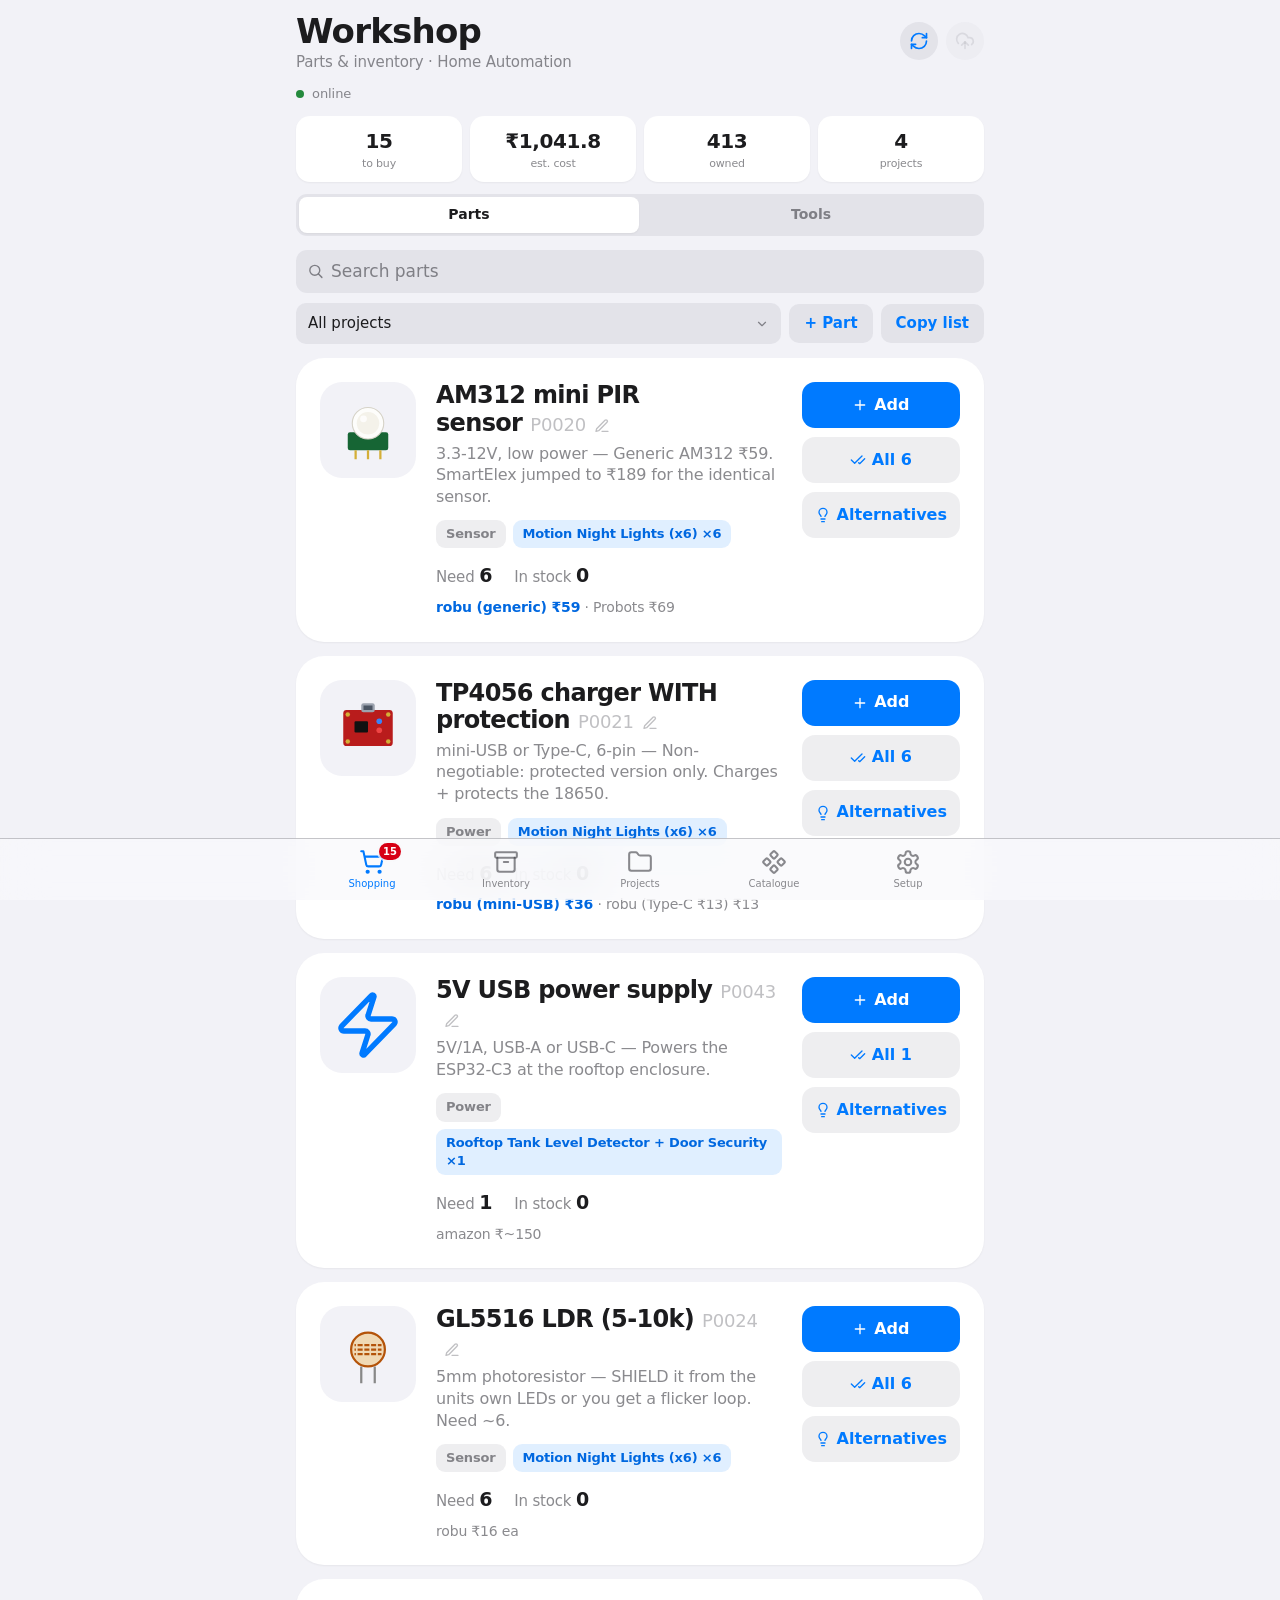
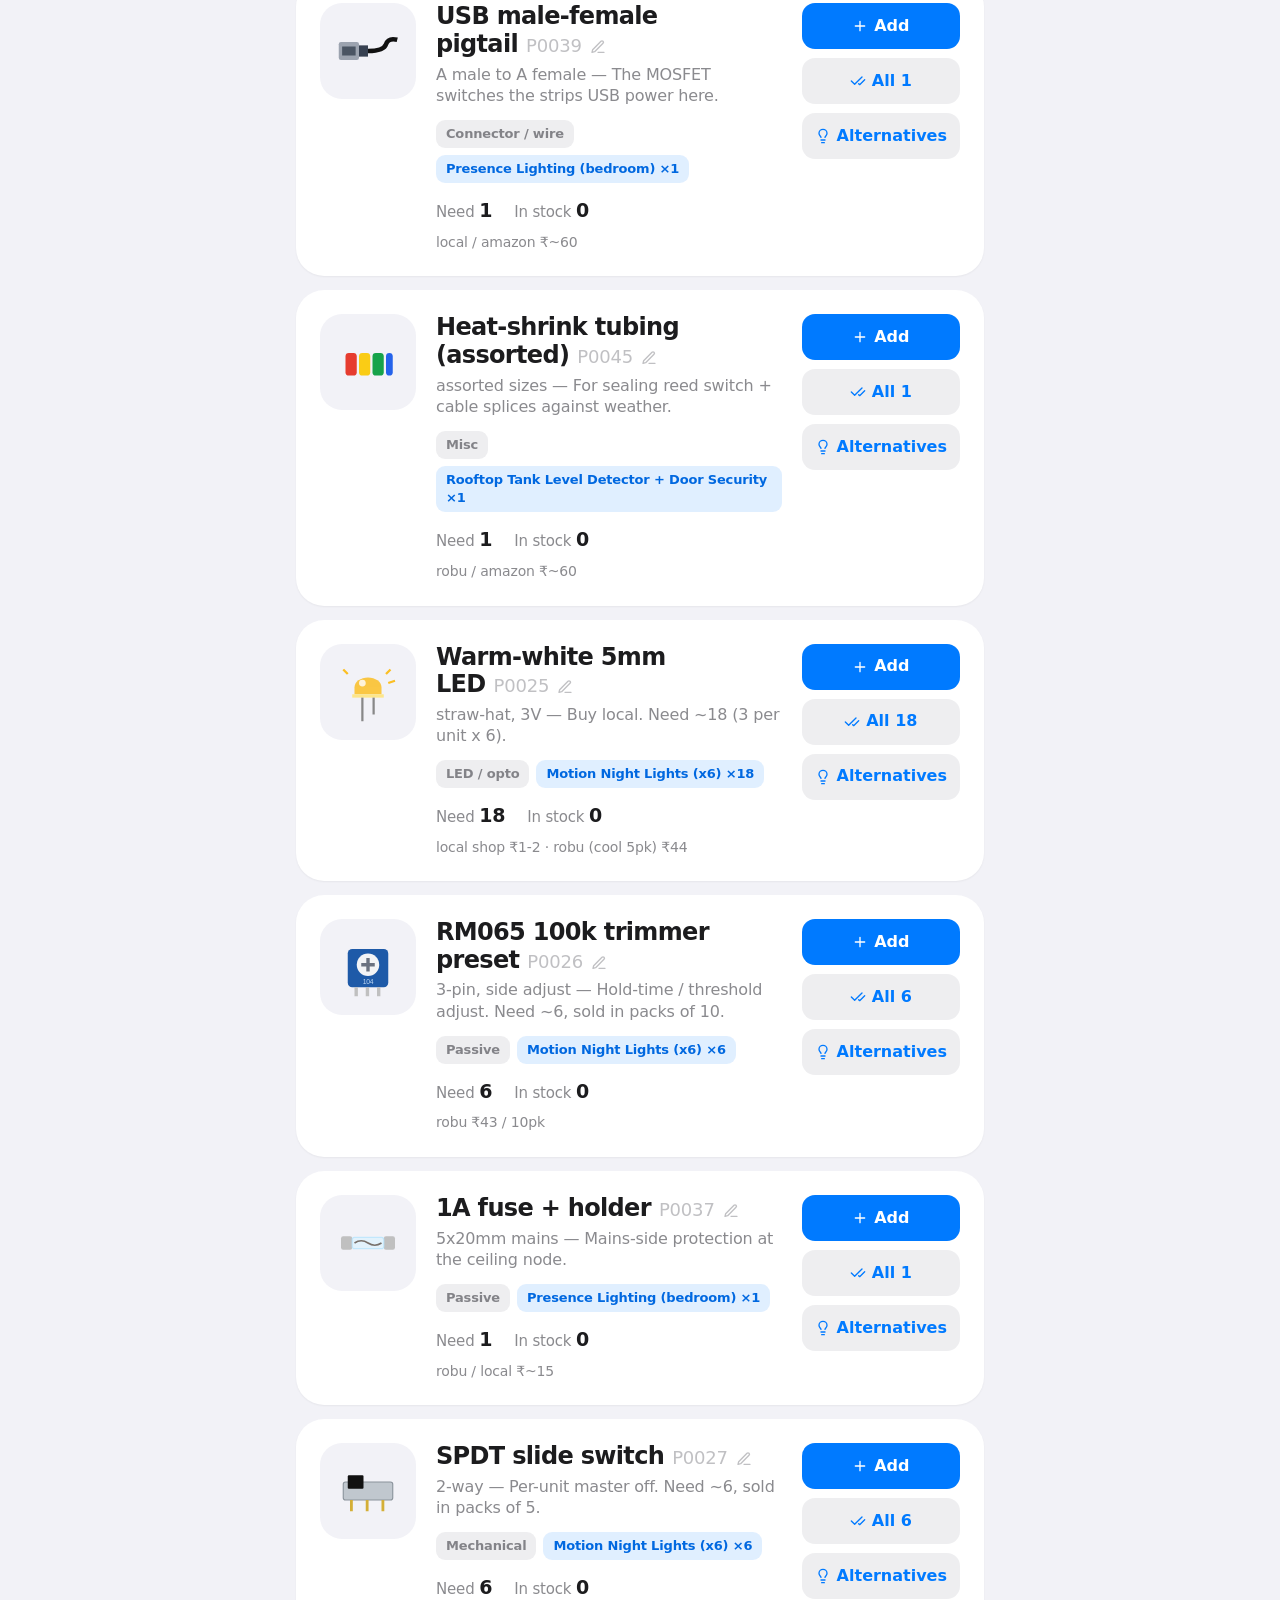
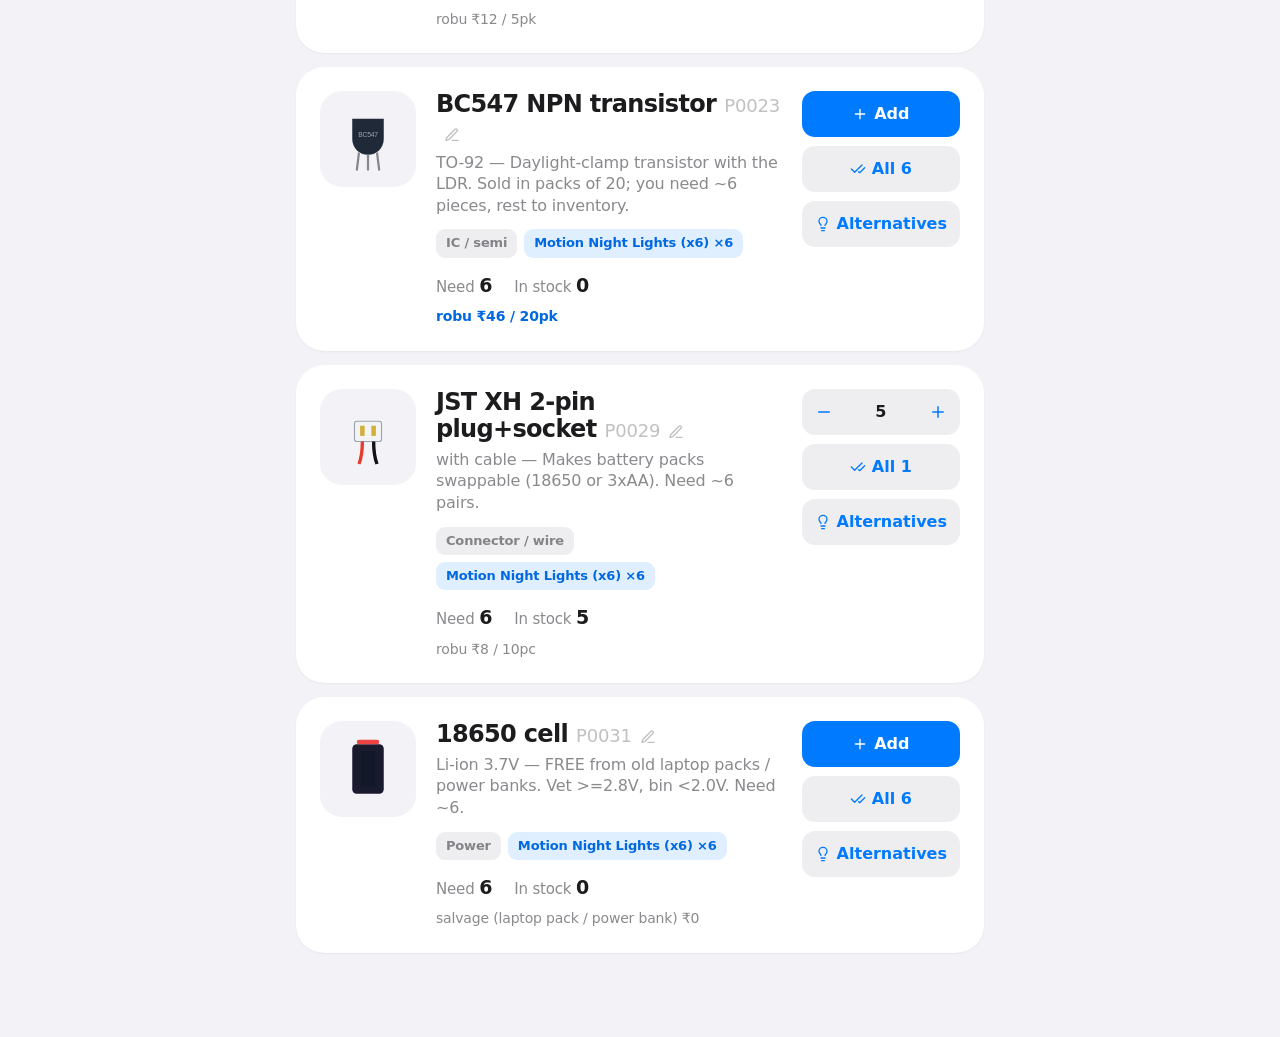
<file: index.html>
<!DOCTYPE html>
<html lang="en">
<head>
<meta charset="UTF-8">
<meta name="viewport" content="width=device-width, initial-scale=1, viewport-fit=cover">
<meta name="theme-color" content="#f2f2f7" media="(prefers-color-scheme: light)">
<meta name="theme-color" content="#000000" media="(prefers-color-scheme: dark)">
<meta name="apple-mobile-web-app-capable" content="yes">
<meta name="mobile-web-app-capable" content="yes">
<meta name="apple-mobile-web-app-status-bar-style" content="default">
<meta name="apple-mobile-web-app-title" content="Workshop">
<title>Workshop — Parts & Inventory</title>
<link rel="stylesheet" href="style.css">
</head>
<body>
<div class="app">
<div class="topbar">
  <div>
    <h1>Workshop</h1>
    <div class="sub">Parts &amp; inventory · Home Automation</div>
  </div>
  <div class="navbtns">
    <button class="iconbtn" id="reloadBtn" title="Reload data" aria-label="Reload data"><svg class="ic" viewBox="0 0 24 24" fill="none" stroke="currentColor" stroke-width="2" stroke-linecap="round" stroke-linejoin="round"><path d="M3 12a9 9 0 0 1 9-9 9.75 9.75 0 0 1 6.74 2.74L21 8"/><path d="M21 3v5h-5"/><path d="M21 12a9 9 0 0 1-9 9 9.75 9.75 0 0 1-6.74-2.74L3 16"/><path d="M3 21v-5h5"/></svg></button>
    <button class="iconbtn cta" id="syncBtn" title="Sync to GitHub" aria-label="Sync to GitHub"><svg class="ic" viewBox="0 0 24 24" fill="none" stroke="currentColor" stroke-width="2" stroke-linecap="round" stroke-linejoin="round"><path d="M12 13v8"/><path d="M4 14.9A7 7 0 1 1 15.7 8h1.8a4.5 4.5 0 0 1 2.5 8.2"/><path d="m8 17 4-4 4 4"/></svg></button>
  </div>
</div>

<div class="statusline">
  <span class="dot off" id="netDot"></span><span id="netTxt">checking…</span>
  <span id="dirtyWrap" style="display:none"><span class="pill-dirty" id="dirtyTxt">unsaved changes</span></span>
</div>

<div class="stats">
  <div class="stat"><b id="stBuy">–</b><span>to buy</span></div>
  <div class="stat"><b id="stCost">–</b><span>est. cost</span></div>
  <div class="stat"><b id="stOwn">–</b><span>owned</span></div>
  <div class="stat"><b id="stProj">–</b><span>projects</span></div>
</div>

<div class="kindtoggle">
  <button class="kbtn active" data-kind="parts">Parts</button>
  <button class="kbtn" data-kind="tools">Tools</button>
</div>
<div class="searchwrap">
  <svg class="mag" viewBox="0 0 24 24" fill="none" stroke="currentColor" stroke-width="2" stroke-linecap="round" stroke-linejoin="round"><circle cx="11" cy="11" r="7"/><path d="m21 21-4.3-4.3"/></svg>
  <input id="filter" placeholder="Search parts">
</div>
<div class="filterrow">
  <button class="btn" id="projFilterBtn">All projects</button>
  <button class="btn" id="addPart">+ Part</button>
  <button class="btn" id="copyList" title="Copy shopping list as text">Copy list</button>
</div>

<div id="view"><div class="empty"><span class="spin"></span> Loading workshop data…</div></div>
</div>

<nav class="tabbar">
  <button class="tab active" data-tab="shop"><svg viewBox="0 0 24 24" fill="none" stroke="currentColor" stroke-width="1.9" stroke-linecap="round" stroke-linejoin="round"><circle cx="8" cy="21" r="1"/><circle cx="19" cy="21" r="1"/><path d="M2.05 2.05h2l2.66 12.42a2 2 0 0 0 2 1.58h9.78a2 2 0 0 0 1.95-1.57l1.65-7.43H5.12"/></svg><span>Shopping</span><span class="cnt" id="cShop"></span></button>
  <button class="tab" data-tab="inv"><svg viewBox="0 0 24 24" fill="none" stroke="currentColor" stroke-width="1.9" stroke-linecap="round" stroke-linejoin="round"><rect x="2" y="3" width="20" height="5" rx="1"/><path d="M4 8v11a2 2 0 0 0 2 2h12a2 2 0 0 0 2-2V8"/><path d="M10 12h4"/></svg><span>Inventory</span><span class="cnt" id="cInv"></span></button>
  <button class="tab" data-tab="proj"><svg viewBox="0 0 24 24" fill="none" stroke="currentColor" stroke-width="1.9" stroke-linecap="round" stroke-linejoin="round"><path d="M20 20a2 2 0 0 0 2-2V8a2 2 0 0 0-2-2h-7.9a2 2 0 0 1-1.69-.9L9.6 3.9A2 2 0 0 0 7.93 3H4a2 2 0 0 0-2 2v13a2 2 0 0 0 2 2Z"/></svg><span>Projects</span><span class="cnt" id="cProj"></span></button>
  <button class="tab" data-tab="all"><svg viewBox="0 0 24 24" fill="none" stroke="currentColor" stroke-width="1.9" stroke-linecap="round" stroke-linejoin="round"><path d="M15.536 11.293a1 1 0 0 0 0 1.414l2.376 2.377a1 1 0 0 0 1.414 0l2.377-2.377a1 1 0 0 0 0-1.414l-2.377-2.377a1 1 0 0 0-1.414 0z"/><path d="M2.297 11.293a1 1 0 0 0 0 1.414l2.377 2.377a1 1 0 0 0 1.414 0l2.377-2.377a1 1 0 0 0 0-1.414L6.088 8.916a1 1 0 0 0-1.414 0z"/><path d="M8.916 17.912a1 1 0 0 0 0 1.415l2.377 2.376a1 1 0 0 0 1.414 0l2.377-2.376a1 1 0 0 0 0-1.415l-2.377-2.376a1 1 0 0 0-1.414 0z"/><path d="M8.916 4.674a1 1 0 0 0 0 1.414l2.377 2.376a1 1 0 0 0 1.414 0l2.377-2.376a1 1 0 0 0 0-1.414l-2.377-2.377a1 1 0 0 0-1.414 0z"/></svg><span>Catalogue</span><span class="cnt" id="cAll"></span></button>
  <button class="tab" data-tab="setup"><svg viewBox="0 0 24 24" fill="none" stroke="currentColor" stroke-width="1.9" stroke-linecap="round" stroke-linejoin="round"><path d="M12.22 2h-.44a2 2 0 0 0-2 2v.18a2 2 0 0 1-1 1.73l-.43.25a2 2 0 0 1-2 0l-.15-.08a2 2 0 0 0-2.73.73l-.22.38a2 2 0 0 0 .73 2.73l.15.1a2 2 0 0 1 1 1.72v.51a2 2 0 0 1-1 1.74l-.15.09a2 2 0 0 0-.73 2.73l.22.38a2 2 0 0 0 2.73.73l.15-.08a2 2 0 0 1 2 0l.43.25a2 2 0 0 1 1 1.73V20a2 2 0 0 0 2 2h.44a2 2 0 0 0 2-2v-.18a2 2 0 0 1 1-1.73l.43-.25a2 2 0 0 1 2 0l.15.08a2 2 0 0 0 2.73-.73l.22-.39a2 2 0 0 0-.73-2.73l-.15-.08a2 2 0 0 1-1-1.74v-.5a2 2 0 0 1 1-1.74l.15-.09a2 2 0 0 0 .73-2.73l-.22-.38a2 2 0 0 0-2.73-.73l-.15.08a2 2 0 0 1-2 0l-.43-.25a2 2 0 0 1-1-1.73V4a2 2 0 0 0-2-2z"/><circle cx="12" cy="12" r="3"/></svg><span>Setup</span></button>
</nav>

<div class="zoomer" id="zoomer">
  <img id="zoomImg" alt="Circuit diagram — full screen">
  <button class="zoomer-close" id="zoomClose" aria-label="Close"><svg viewBox="0 0 24 24" fill="none" stroke="currentColor" stroke-width="2" stroke-linecap="round" stroke-linejoin="round"><path d="M18 6 6 18"/><path d="m6 6 12 12"/></svg></button>
  <div class="zoomer-hint">Pinch or scroll to zoom · drag to pan · double-tap to toggle</div>
</div>

<dialog id="dlg"><div class="dlg" id="dlgBody"></div></dialog>
<div class="toast" id="toast"></div>

<script src="app.js"></script>
</body>
</html>
</file>
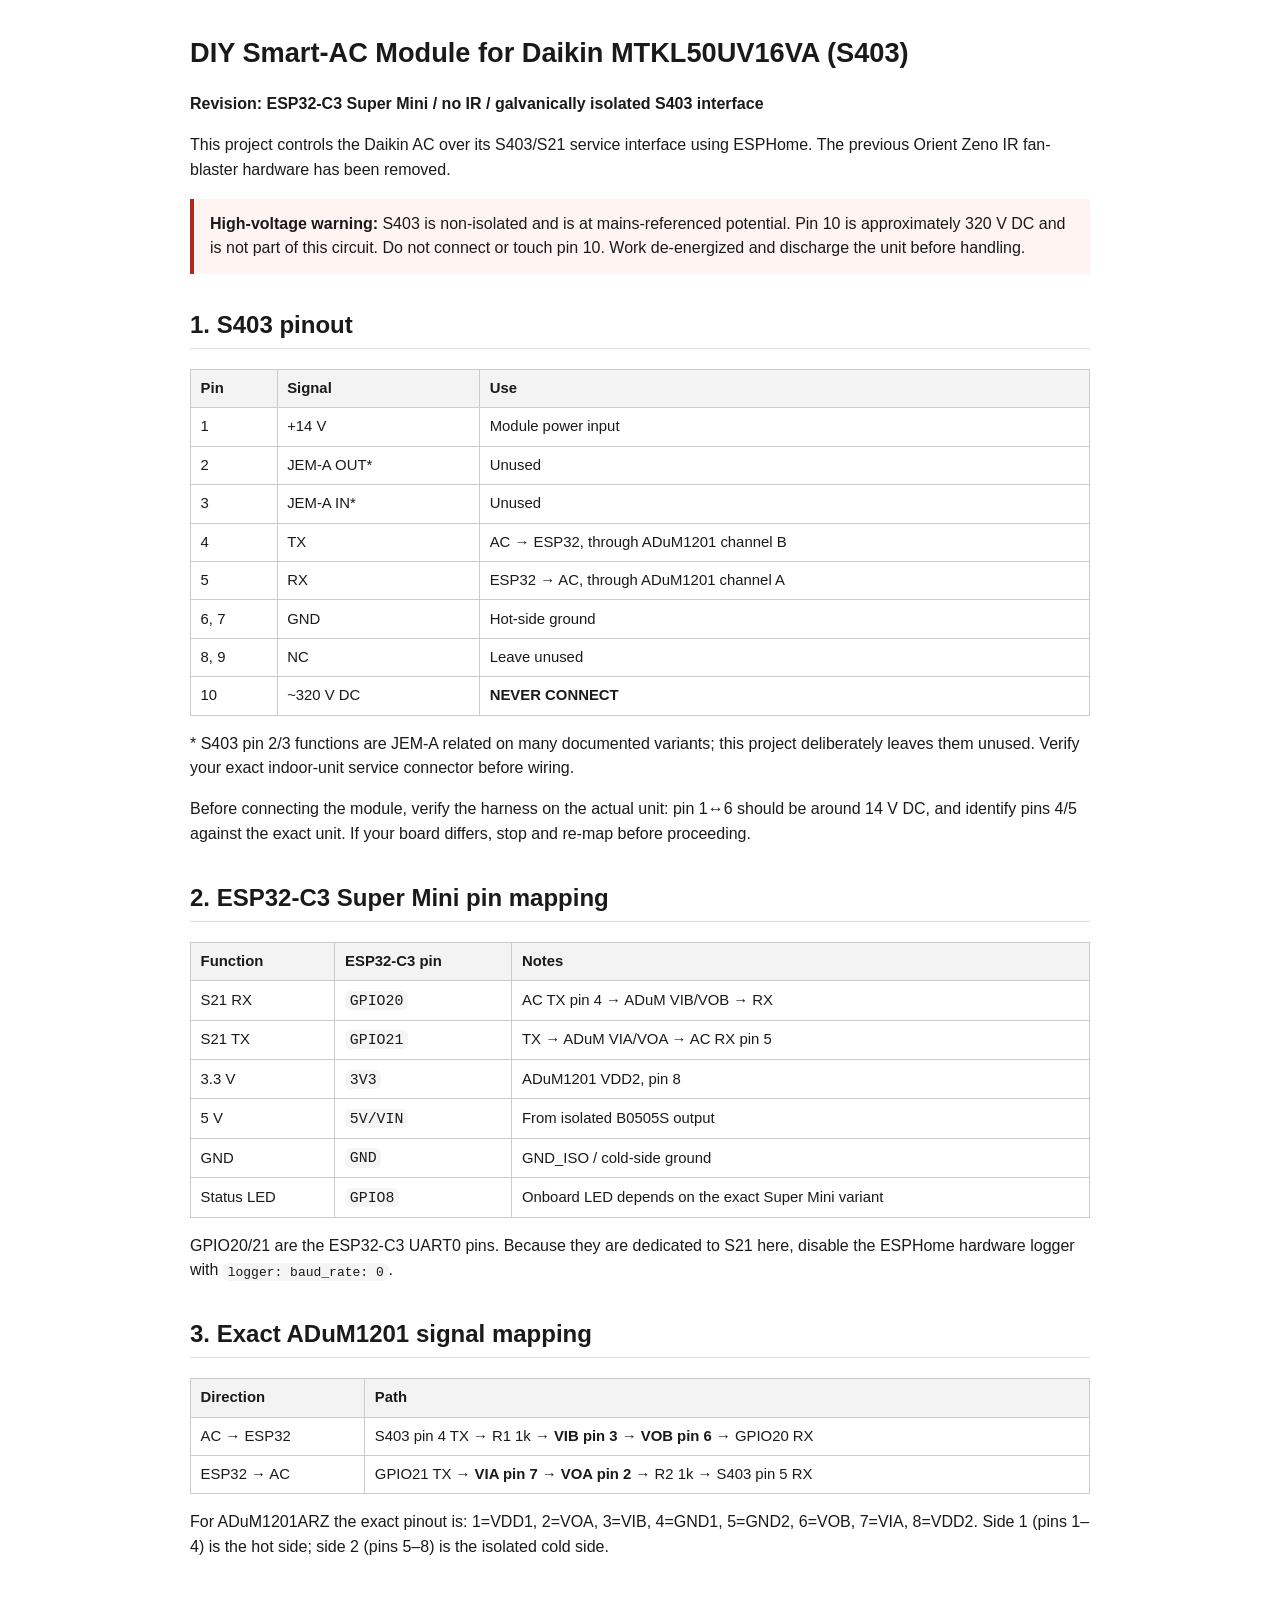
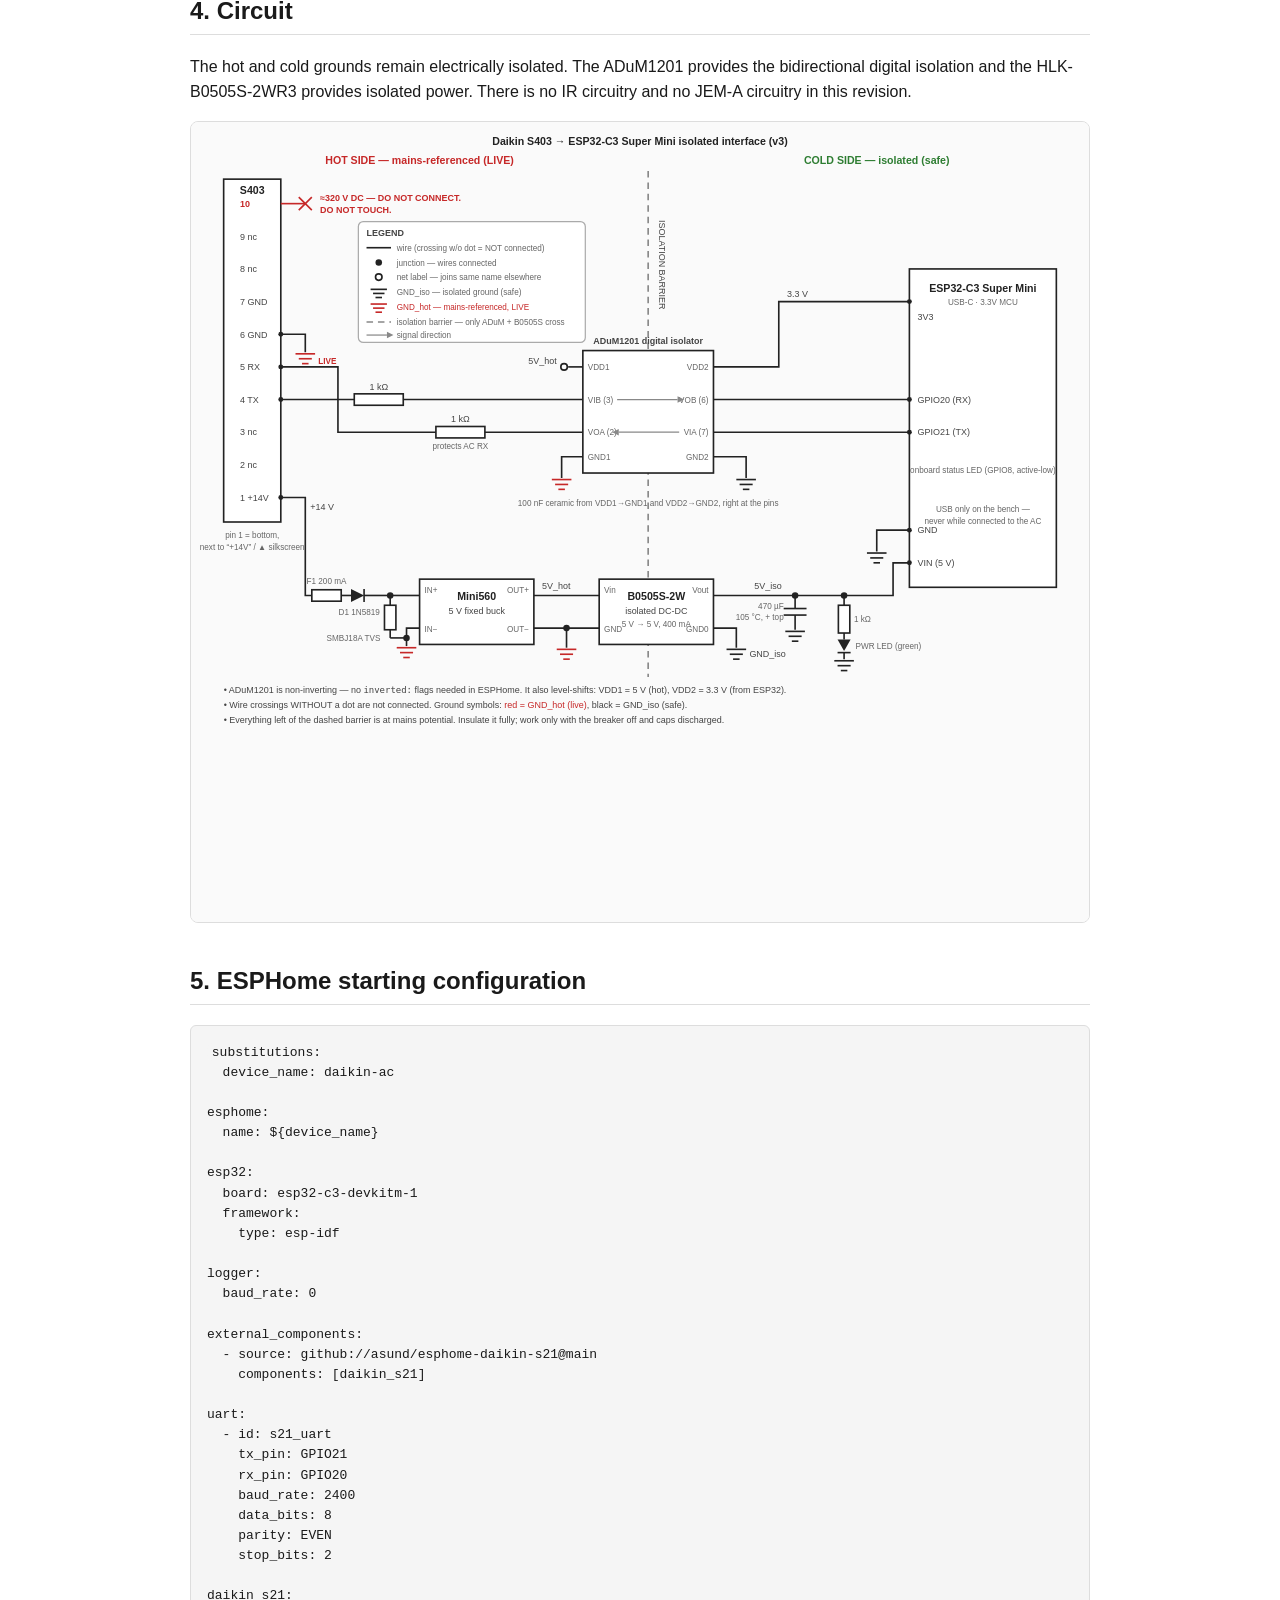
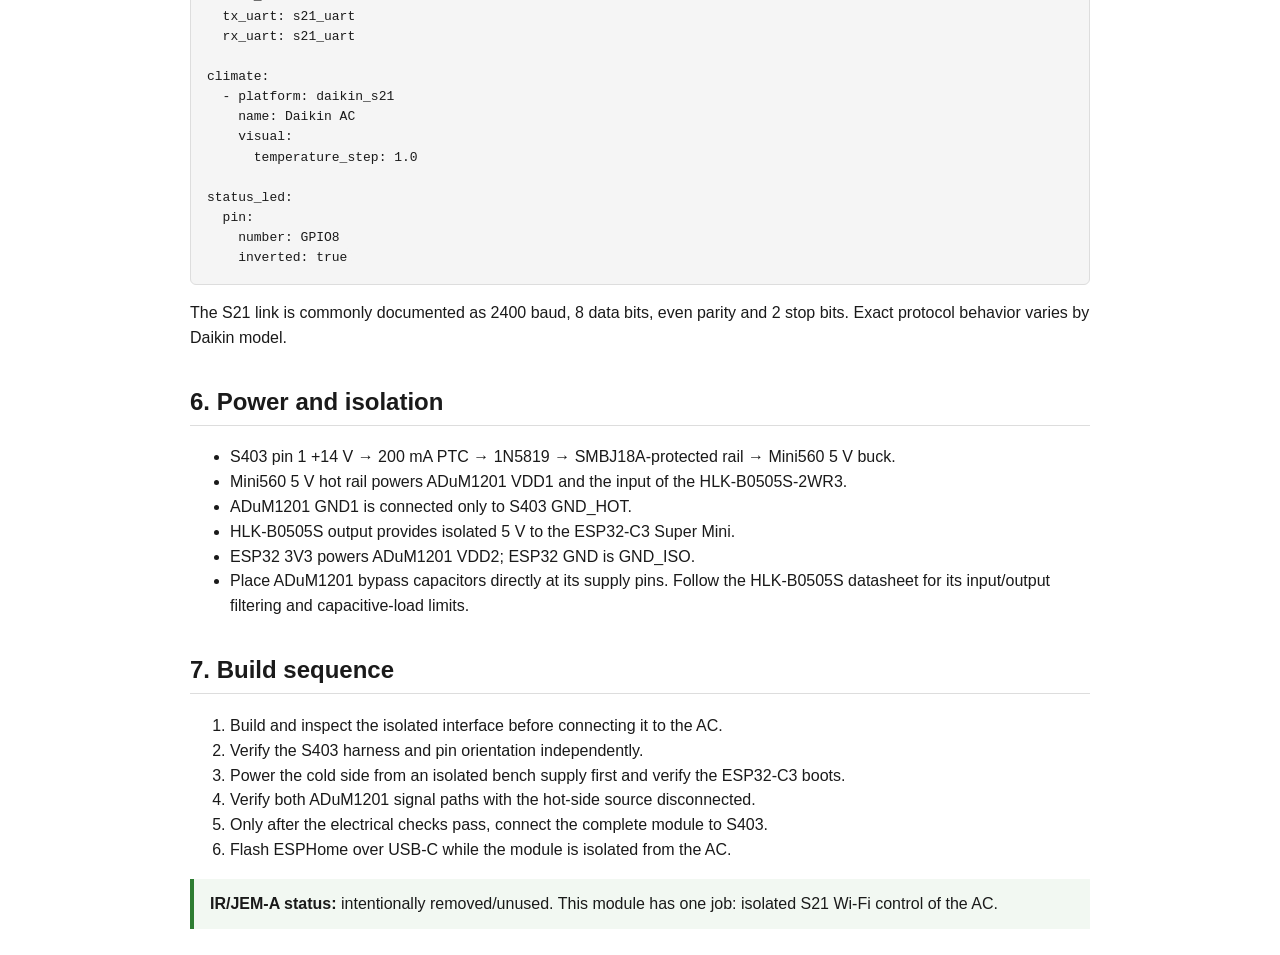
<file: projects/daikin-ac-wifi/project.html>
<!DOCTYPE html>
<html lang="en"><head><meta charset="utf-8"><meta name="viewport" content="width=device-width,initial-scale=1">
<title>Daikin S403 DIY Wi-Fi Module — ESP32-C3 Super Mini</title>
<style>body{font-family:-apple-system,BlinkMacSystemFont,"Segoe UI",Arial,sans-serif;max-width:900px;margin:2rem auto;padding:0 1.2rem;line-height:1.55;color:#1a1a1a}h1{font-size:1.7rem}h2{margin-top:2rem;border-bottom:1px solid #ddd;padding-bottom:.3rem}table{border-collapse:collapse;width:100%;margin:1rem 0}th,td{border:1px solid #ccc;padding:.45rem .6rem;text-align:left;font-size:.93rem}th{background:#f3f3f3}code,pre{background:#f5f5f5;border-radius:6px}code{padding:.1rem .3rem}pre{padding:1rem;overflow:auto;border:1px solid #ddd}img{max-width:100%;height:auto;border:1px solid #ddd;border-radius:8px}.note{padding:.8rem 1rem;background:#fff4f2;border-left:4px solid #b3261e}.ok{padding:.8rem 1rem;background:#f2f8f2;border-left:4px solid #2e7d32}</style></head><body>
<h1>DIY Smart-AC Module for Daikin MTKL50UV16VA (S403)</h1>
<p><strong>Revision: ESP32-C3 Super Mini / no IR / galvanically isolated S403 interface</strong></p>
<p>This project controls the Daikin AC over its S403/S21 service interface using ESPHome. The previous Orient Zeno IR fan-blaster hardware has been removed.</p>
<div class="note"><strong>High-voltage warning:</strong> S403 is non-isolated and is at mains-referenced potential. Pin 10 is approximately 320 V DC and is not part of this circuit. Do not connect or touch pin 10. Work de-energized and discharge the unit before handling.</div>
<h2>1. S403 pinout</h2>
<table><tr><th>Pin</th><th>Signal</th><th>Use</th></tr><tr><td>1</td><td>+14 V</td><td>Module power input</td></tr><tr><td>2</td><td>JEM-A OUT*</td><td>Unused</td></tr><tr><td>3</td><td>JEM-A IN*</td><td>Unused</td></tr><tr><td>4</td><td>TX</td><td>AC → ESP32, through ADuM1201 channel B</td></tr><tr><td>5</td><td>RX</td><td>ESP32 → AC, through ADuM1201 channel A</td></tr><tr><td>6, 7</td><td>GND</td><td>Hot-side ground</td></tr><tr><td>8, 9</td><td>NC</td><td>Leave unused</td></tr><tr><td>10</td><td>~320 V DC</td><td><strong>NEVER CONNECT</strong></td></tr></table>
<p>* S403 pin 2/3 functions are JEM-A related on many documented variants; this project deliberately leaves them unused. Verify your exact indoor-unit service connector before wiring.</p>
<p>Before connecting the module, verify the harness on the actual unit: pin 1↔6 should be around 14 V DC, and identify pins 4/5 against the exact unit. If your board differs, stop and re-map before proceeding.</p>
<h2>2. ESP32-C3 Super Mini pin mapping</h2>
<table><tr><th>Function</th><th>ESP32-C3 pin</th><th>Notes</th></tr><tr><td>S21 RX</td><td><code>GPIO20</code></td><td>AC TX pin 4 → ADuM VIB/VOB → RX</td></tr><tr><td>S21 TX</td><td><code>GPIO21</code></td><td>TX → ADuM VIA/VOA → AC RX pin 5</td></tr><tr><td>3.3 V</td><td><code>3V3</code></td><td>ADuM1201 VDD2, pin 8</td></tr><tr><td>5 V</td><td><code>5V/VIN</code></td><td>From isolated B0505S output</td></tr><tr><td>GND</td><td><code>GND</code></td><td>GND_ISO / cold-side ground</td></tr><tr><td>Status LED</td><td><code>GPIO8</code></td><td>Onboard LED depends on the exact Super Mini variant</td></tr></table>
<p>GPIO20/21 are the ESP32-C3 UART0 pins. Because they are dedicated to S21 here, disable the ESPHome hardware logger with <code>logger: baud_rate: 0</code>.</p>
<h2>3. Exact ADuM1201 signal mapping</h2>
<table><tr><th>Direction</th><th>Path</th></tr><tr><td>AC → ESP32</td><td>S403 pin 4 TX → R1 1k → <strong>VIB pin 3</strong> → <strong>VOB pin 6</strong> → GPIO20 RX</td></tr><tr><td>ESP32 → AC</td><td>GPIO21 TX → <strong>VIA pin 7</strong> → <strong>VOA pin 2</strong> → R2 1k → S403 pin 5 RX</td></tr></table>
<p>For ADuM1201ARZ the exact pinout is: 1=VDD1, 2=VOA, 3=VIB, 4=GND1, 5=GND2, 6=VOB, 7=VIA, 8=VDD2. Side 1 (pins 1–4) is the hot side; side 2 (pins 5–8) is the isolated cold side.</p>
<h2>4. Circuit</h2><p>The hot and cold grounds remain electrically isolated. The ADuM1201 provides the bidirectional digital isolation and the HLK-B0505S-2WR3 provides isolated power. There is no IR circuitry and no JEM-A circuitry in this revision.</p>
<img src="circuit-diagram.svg" alt="Daikin S403 to ESP32-C3 Super Mini isolated circuit diagram">
<h2>5. ESPHome starting configuration</h2>
<pre><code>substitutions:
  device_name: daikin-ac

esphome:
  name: ${device_name}

esp32:
  board: esp32-c3-devkitm-1
  framework:
    type: esp-idf

logger:
  baud_rate: 0

external_components:
  - source: github://asund/esphome-daikin-s21@main
    components: [daikin_s21]

uart:
  - id: s21_uart
    tx_pin: GPIO21
    rx_pin: GPIO20
    baud_rate: 2400
    data_bits: 8
    parity: EVEN
    stop_bits: 2

daikin_s21:
  tx_uart: s21_uart
  rx_uart: s21_uart

climate:
  - platform: daikin_s21
    name: Daikin AC
    visual:
      temperature_step: 1.0

status_led:
  pin:
    number: GPIO8
    inverted: true
</code></pre>
<p>The S21 link is commonly documented as 2400 baud, 8 data bits, even parity and 2 stop bits. Exact protocol behavior varies by Daikin model.</p>
<h2>6. Power and isolation</h2><ul><li>S403 pin 1 +14 V → 200 mA PTC → 1N5819 → SMBJ18A-protected rail → Mini560 5 V buck.</li><li>Mini560 5 V hot rail powers ADuM1201 VDD1 and the input of the HLK-B0505S-2WR3.</li><li>ADuM1201 GND1 is connected only to S403 GND_HOT.</li><li>HLK-B0505S output provides isolated 5 V to the ESP32-C3 Super Mini.</li><li>ESP32 3V3 powers ADuM1201 VDD2; ESP32 GND is GND_ISO.</li><li>Place ADuM1201 bypass capacitors directly at its supply pins. Follow the HLK-B0505S datasheet for its input/output filtering and capacitive-load limits.</li></ul>
<h2>7. Build sequence</h2><ol><li>Build and inspect the isolated interface before connecting it to the AC.</li><li>Verify the S403 harness and pin orientation independently.</li><li>Power the cold side from an isolated bench supply first and verify the ESP32-C3 boots.</li><li>Verify both ADuM1201 signal paths with the hot-side source disconnected.</li><li>Only after the electrical checks pass, connect the complete module to S403.</li><li>Flash ESPHome over USB-C while the module is isolated from the AC.</li></ol>
<div class="ok"><strong>IR/JEM-A status:</strong> intentionally removed/unused. This module has one job: isolated S21 Wi-Fi control of the AC.</div>
</body></html>
</file>
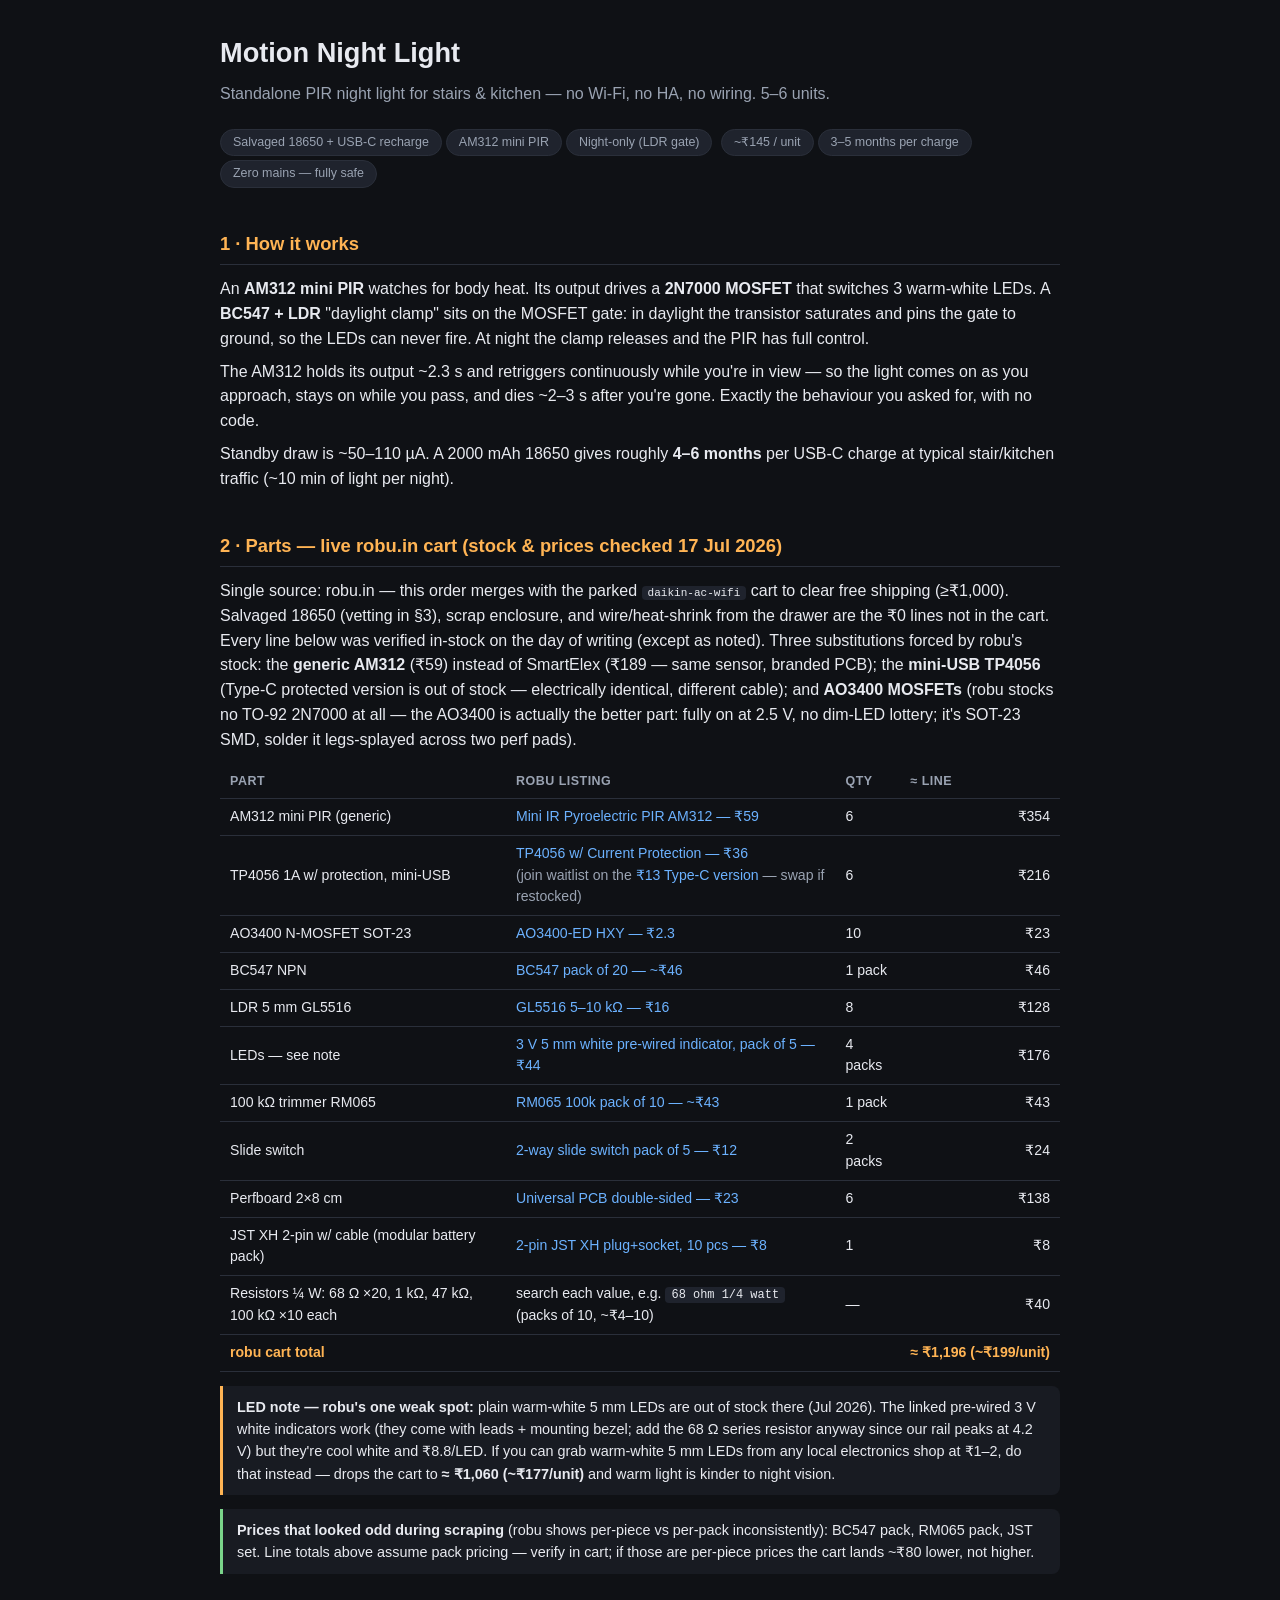
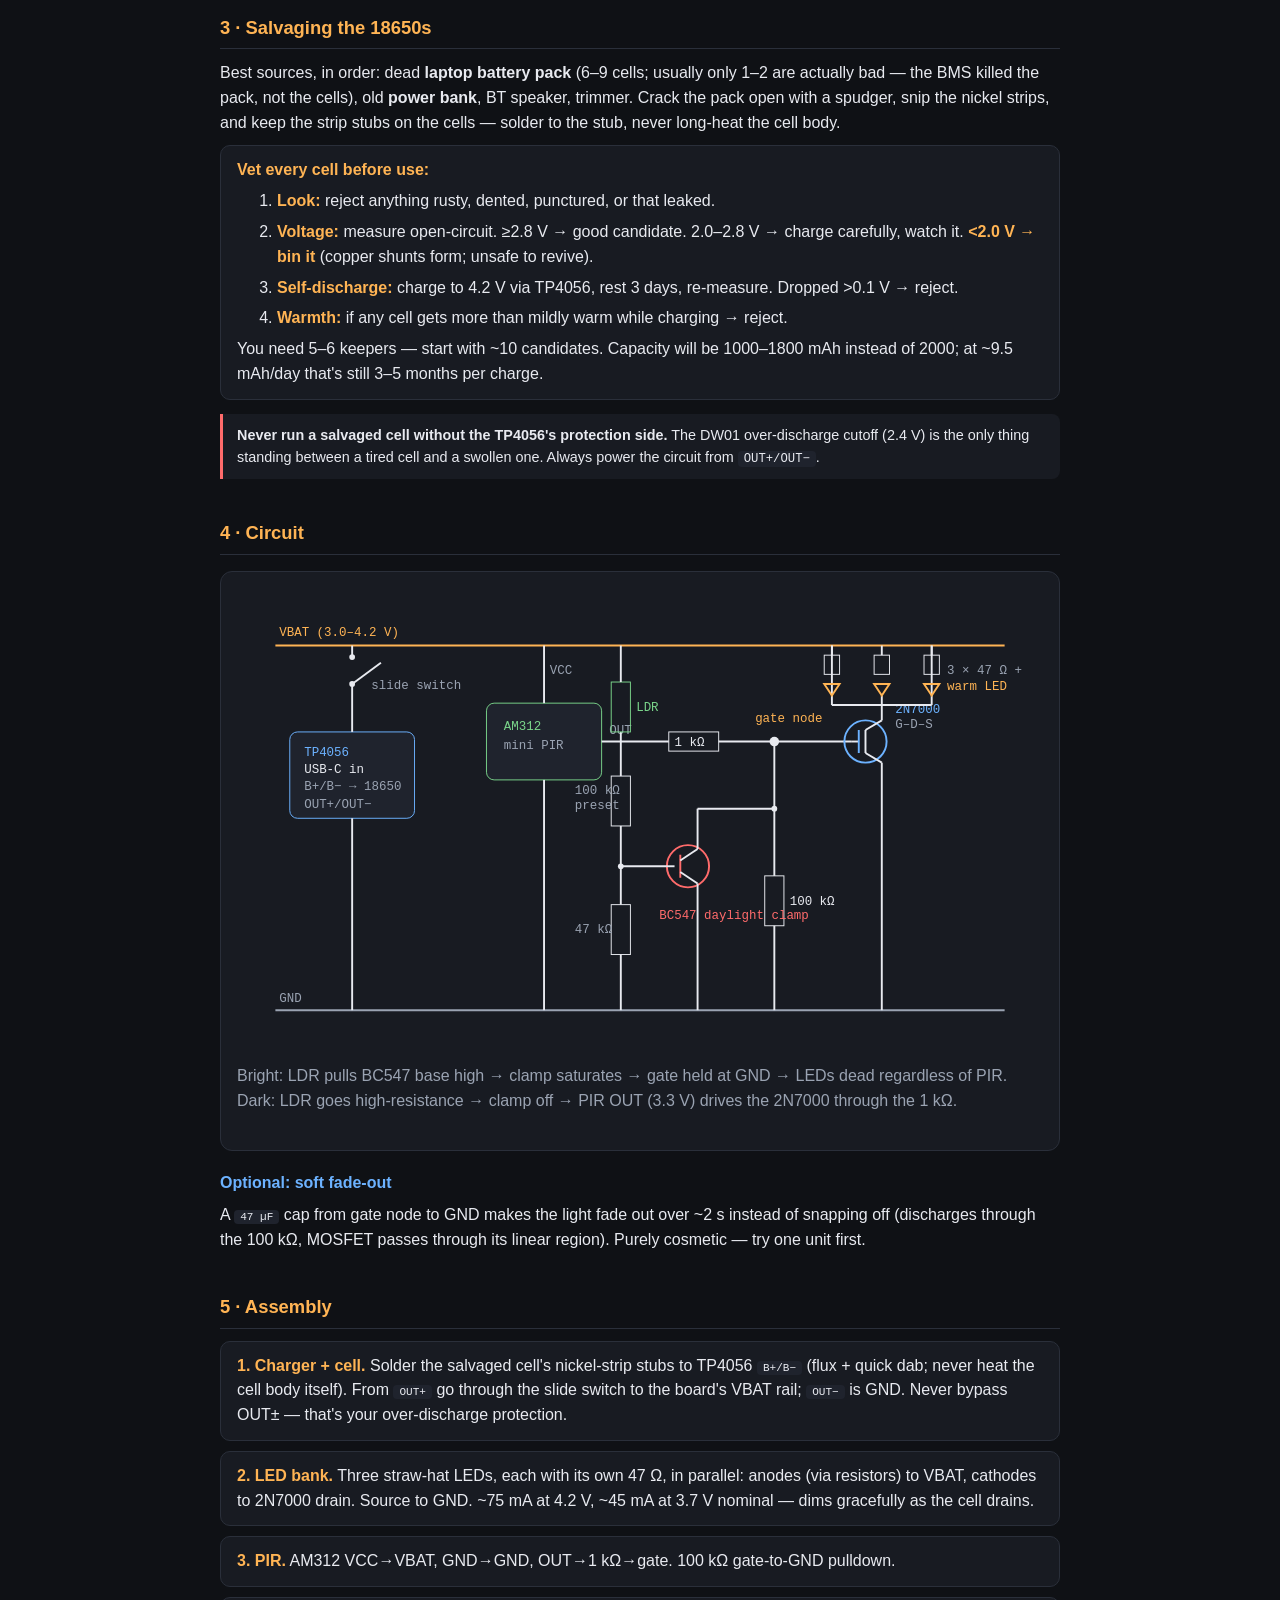
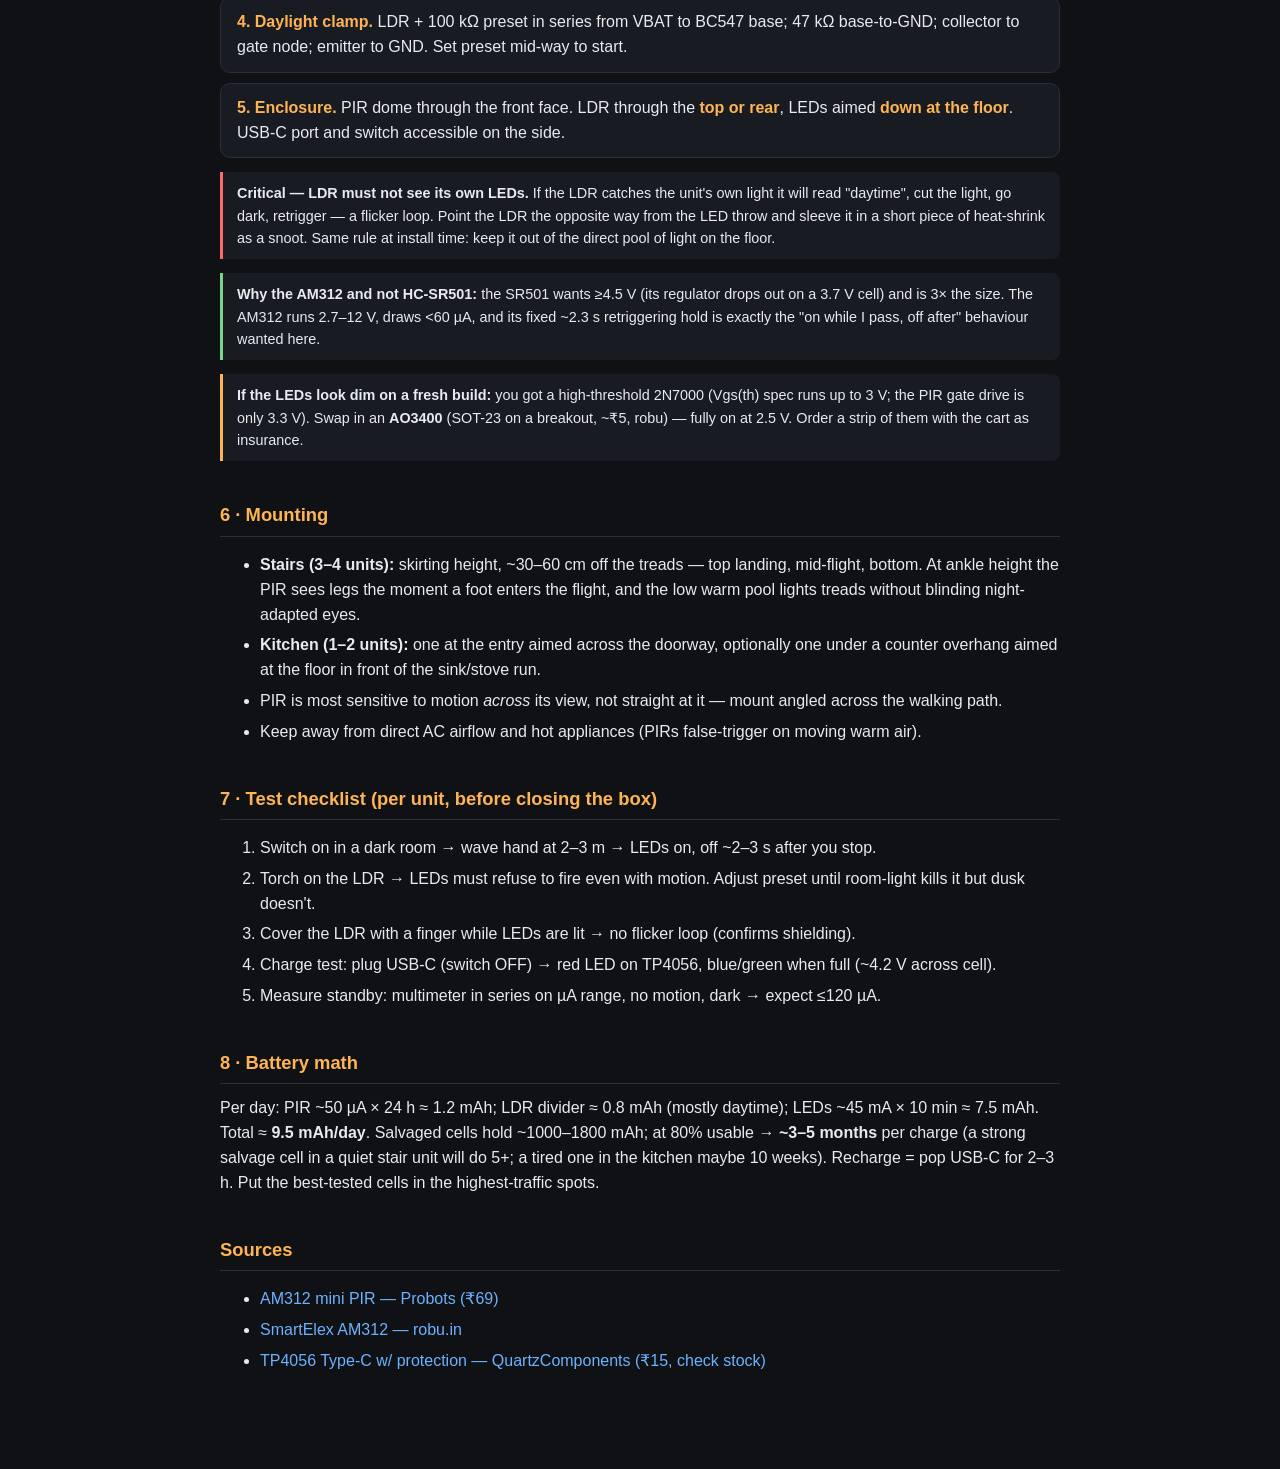
<file: projects/motion-night-light/project.html>
<!DOCTYPE html>
<html lang="en">
<head>
<meta charset="UTF-8">
<meta name="viewport" content="width=device-width, initial-scale=1.0">
<title>Motion Night Light — Build Guide</title>
<style>
  :root{
    --bg:#0f1115; --panel:#181b22; --panel2:#1f232d; --text:#e8eaf0; --dim:#9aa3b2;
    --amber:#ffb454; --green:#7ad48a; --red:#ff6b6b; --blue:#6cb2ff; --line:#2a2f3a;
  }
  *{box-sizing:border-box}
  body{margin:0;font-family:-apple-system,"Segoe UI",Roboto,sans-serif;background:var(--bg);color:var(--text);line-height:1.55}
  .wrap{max-width:880px;margin:0 auto;padding:32px 20px 80px}
  h1{font-size:1.7rem;margin:0 0 4px}
  h2{font-size:1.15rem;margin:40px 0 12px;color:var(--amber);border-bottom:1px solid var(--line);padding-bottom:6px}
  h3{font-size:1rem;margin:20px 0 8px;color:var(--blue)}
  p{margin:8px 0}
  .sub{color:var(--dim);margin-bottom:20px}
  .badges span{display:inline-block;background:var(--panel2);border:1px solid var(--line);border-radius:20px;padding:3px 12px;font-size:.78rem;color:var(--dim);margin:2px 4px 2px 0}
  table{width:100%;border-collapse:collapse;font-size:.88rem;margin:12px 0}
  th,td{padding:7px 10px;text-align:left;border-bottom:1px solid var(--line)}
  th{color:var(--dim);font-weight:600;font-size:.78rem;text-transform:uppercase;letter-spacing:.04em}
  td.num{text-align:right;white-space:nowrap}
  .note{background:var(--panel);border-left:3px solid var(--amber);padding:10px 14px;border-radius:0 8px 8px 0;margin:14px 0;font-size:.9rem}
  .warn{border-left-color:var(--red)}
  .ok{border-left-color:var(--green)}
  code{background:var(--panel2);padding:1px 6px;border-radius:4px;font-size:.85em}
  .schematic{background:var(--panel);border:1px solid var(--line);border-radius:12px;padding:16px;margin:16px 0}
  ol li, ul li{margin:6px 0}
  a{color:var(--blue);text-decoration:none}
  .total{font-weight:700;color:var(--amber)}
  .step{background:var(--panel);border:1px solid var(--line);border-radius:10px;padding:12px 16px;margin:10px 0}
  .step b{color:var(--amber)}
</style>
</head>
<body>
<div class="wrap">

<h1>Motion Night Light</h1>
<p class="sub">Standalone PIR night light for stairs &amp; kitchen — no Wi-Fi, no HA, no wiring. 5–6 units.</p>
<div class="badges">
  <span>Salvaged 18650 + USB-C recharge</span><span>AM312 mini PIR</span><span>Night-only (LDR gate)</span>
  <span>~₹145 / unit</span><span>3–5 months per charge</span><span>Zero mains — fully safe</span>
</div>

<h2>1 · How it works</h2>
<p>An <b>AM312 mini PIR</b> watches for body heat. Its output drives a <b>2N7000 MOSFET</b> that switches 3 warm-white LEDs. A <b>BC547 + LDR</b> "daylight clamp" sits on the MOSFET gate: in daylight the transistor saturates and pins the gate to ground, so the LEDs can never fire. At night the clamp releases and the PIR has full control.</p>
<p>The AM312 holds its output ~2.3&nbsp;s and retriggers continuously while you're in view — so the light comes on as you approach, stays on while you pass, and dies ~2–3&nbsp;s after you're gone. Exactly the behaviour you asked for, with no code.</p>
<p>Standby draw is ~50–110&nbsp;µA. A 2000&nbsp;mAh 18650 gives roughly <b>4–6 months</b> per USB-C charge at typical stair/kitchen traffic (~10 min of light per night).</p>

<h2>2 · Parts — live robu.in cart (stock &amp; prices checked 17 Jul 2026)</h2>
<p>Single source: robu.in — this order merges with the parked <code>daikin-ac-wifi</code> cart to clear free shipping (≥₹1,000). Salvaged 18650 (vetting in §3), scrap enclosure, and wire/heat-shrink from the drawer are the ₹0 lines not in the cart. Every line below was verified in-stock on the day of writing (except as noted). Three substitutions forced by robu's stock: the <b>generic AM312</b> (₹59) instead of SmartElex (₹189 — same sensor, branded PCB); the <b>mini-USB TP4056</b> (Type-C protected version is out of stock — electrically identical, different cable); and <b>AO3400 MOSFETs</b> (robu stocks no TO-92 2N7000 at all — the AO3400 is actually the better part: fully on at 2.5 V, no dim-LED lottery; it's SOT-23 SMD, solder it legs-splayed across two perf pads).</p>
<table>
<tr><th>Part</th><th>robu listing</th><th>Qty</th><th class="num">≈ Line</th></tr>
<tr><td>AM312 mini PIR (generic)</td><td><a href="https://robu.in/product/mini-ir-infrared-pyroelectric-pir-body-motion-human-sensor-detector-module-am312-sensor/">Mini IR Pyroelectric PIR AM312 — ₹59</a></td><td>6</td><td class="num">₹354</td></tr>
<tr><td>TP4056 1A w/ protection, mini-USB</td><td><a href="https://robu.in/product/tp4056-1a-li-ion-lithium-battery-charging-module-with-current-protection-mini-usb/">TP4056 w/ Current Protection — ₹36</a> <br><span style="color:var(--dim)">(join waitlist on the <a href="https://robu.in/product/tp4056-1a-li-ion-lithium-battery-charging-module-with-current-protection-type-c/">₹13 Type-C version</a> — swap if restocked)</span></td><td>6</td><td class="num">₹216</td></tr>
<tr><td>AO3400 N-MOSFET SOT-23</td><td><a href="https://robu.in/product/ao3400-ed-hxy-mosfet-20v-3a-900mw-55m%cf%894-5v2-8a-1-2v-1-n-channel-sot-23-mosfets-rohs/">AO3400-ED HXY — ₹2.3</a></td><td>10</td><td class="num">₹23</td></tr>
<tr><td>BC547 NPN</td><td><a href="https://robu.in/product/bc547-npn-transistor-pack-of-20/">BC547 pack of 20 — ~₹46</a></td><td>1 pack</td><td class="num">₹46</td></tr>
<tr><td>LDR 5 mm GL5516</td><td><a href="https://robu.in/product/5mm-ldr-sensor-photoresistor-photo-cell-5-10k-gl5516/">GL5516 5–10 kΩ — ₹16</a></td><td>8</td><td class="num">₹128</td></tr>
<tr><td>LEDs — see note</td><td><a href="https://robu.in/product/3v-5mm-white-led-indicator-light-with-20cmcable-pack-of-5/">3 V 5 mm white pre-wired indicator, pack of 5 — ₹44</a></td><td>4 packs</td><td class="num">₹176</td></tr>
<tr><td>100 kΩ trimmer RM065</td><td><a href="https://robu.in/product/rm065-100k-ohm-trimpot-trimmer-potentiometer-pack-of-10/">RM065 100k pack of 10 — ~₹43</a></td><td>1 pack</td><td class="num">₹43</td></tr>
<tr><td>Slide switch</td><td><a href="https://robu.in/product/2-way-slide-switch-2-54mm-pitch-pack-of-5/">2-way slide switch pack of 5 — ₹12</a></td><td>2 packs</td><td class="num">₹24</td></tr>
<tr><td>Perfboard 2×8 cm</td><td><a href="https://robu.in/product/2-x-8-cm-universal-pcb-prototype-board-double-sided/">Universal PCB double-sided — ₹23</a></td><td>6</td><td class="num">₹138</td></tr>
<tr><td>JST XH 2-pin w/ cable (modular battery pack)</td><td><a href="https://robu.in/product/2-pin-jst-xh-2-54mm-pitch-plug-and-socket-with-cable-10-pcs/">2-pin JST XH plug+socket, 10 pcs — ₹8</a></td><td>1</td><td class="num">₹8</td></tr>
<tr><td>Resistors ¼ W: 68 Ω ×20, 1 kΩ, 47 kΩ, 100 kΩ ×10 each</td><td>search each value, e.g. <code>68 ohm 1/4 watt</code> (packs of 10, ~₹4–10)</td><td>—</td><td class="num">₹40</td></tr>
<tr><td class="total">robu cart total</td><td></td><td></td><td class="num total">≈ ₹1,196 (~₹199/unit)</td></tr>
</table>
<div class="note"><b>LED note — robu's one weak spot:</b> plain warm-white 5 mm LEDs are out of stock there (Jul 2026). The linked pre-wired 3 V white indicators work (they come with leads + mounting bezel; add the 68 Ω series resistor anyway since our rail peaks at 4.2 V) but they're cool white and ₹8.8/LED. If you can grab warm-white 5 mm LEDs from any local electronics shop at ₹1–2, do that instead — drops the cart to <b>≈ ₹1,060 (~₹177/unit)</b> and warm light is kinder to night vision.</div>
<div class="note ok"><b>Prices that looked odd during scraping</b> (robu shows per-piece vs per-pack inconsistently): BC547 pack, RM065 pack, JST set. Line totals above assume pack pricing — verify in cart; if those are per-piece prices the cart lands ~₹80 lower, not higher.</div>

<h2>3 · Salvaging the 18650s</h2>
<p>Best sources, in order: dead <b>laptop battery pack</b> (6–9 cells; usually only 1–2 are actually bad — the BMS killed the pack, not the cells), old <b>power bank</b>, BT speaker, trimmer. Crack the pack open with a spudger, snip the nickel strips, and keep the strip stubs on the cells — solder to the stub, never long-heat the cell body.</p>
<div class="step"><b>Vet every cell before use:</b>
<ol style="margin:6px 0">
  <li><b>Look:</b> reject anything rusty, dented, punctured, or that leaked.</li>
  <li><b>Voltage:</b> measure open-circuit. ≥2.8 V → good candidate. 2.0–2.8 V → charge carefully, watch it. <b>&lt;2.0 V → bin it</b> (copper shunts form; unsafe to revive).</li>
  <li><b>Self-discharge:</b> charge to 4.2 V via TP4056, rest 3 days, re-measure. Dropped &gt;0.1 V → reject.</li>
  <li><b>Warmth:</b> if any cell gets more than mildly warm while charging → reject.</li>
</ol>
You need 5–6 keepers — start with ~10 candidates. Capacity will be 1000–1800 mAh instead of 2000; at ~9.5 mAh/day that's still 3–5 months per charge.</div>
<div class="note warn"><b>Never run a salvaged cell without the TP4056's protection side.</b> The DW01 over-discharge cutoff (2.4 V) is the only thing standing between a tired cell and a swollen one. Always power the circuit from <code>OUT+/OUT−</code>.</div>

<h2>4 · Circuit</h2>
<div class="schematic">
<svg viewBox="0 0 840 480" xmlns="http://www.w3.org/2000/svg" font-family="monospace" font-size="13">
  <defs>
    <marker id="dot" markerWidth="6" markerHeight="6" refX="3" refY="3"><circle cx="3" cy="3" r="2.5" fill="#e8eaf0"/></marker>
  </defs>
  <!-- rails -->
  <line x1="40" y1="60" x2="800" y2="60" stroke="#ffb454" stroke-width="2"/>
  <text x="44" y="50" fill="#ffb454">VBAT (3.0–4.2 V)</text>
  <line x1="40" y1="440" x2="800" y2="440" stroke="#9aa3b2" stroke-width="2"/>
  <text x="44" y="432" fill="#9aa3b2">GND</text>

  <!-- battery + tp4056 -->
  <rect x="55" y="150" width="130" height="90" rx="8" fill="#1f232d" stroke="#6cb2ff"/>
  <text x="70" y="175" fill="#6cb2ff">TP4056</text>
  <text x="70" y="193" fill="#e8eaf0">USB-C in</text>
  <text x="70" y="211" fill="#9aa3b2">B+/B− → 18650</text>
  <text x="70" y="229" fill="#9aa3b2">OUT+/OUT−</text>
  <line x1="120" y1="150" x2="120" y2="100" stroke="#e8eaf0" stroke-width="2"/>
  <!-- switch -->
  <line x1="120" y1="100" x2="150" y2="78" stroke="#e8eaf0" stroke-width="2"/>
  <circle cx="120" cy="100" r="3" fill="#e8eaf0"/>
  <circle cx="120" cy="72" r="3" fill="#e8eaf0"/>
  <line x1="120" y1="72" x2="120" y2="60" stroke="#e8eaf0" stroke-width="2"/>
  <text x="140" y="105" fill="#9aa3b2">slide switch</text>
  <line x1="120" y1="240" x2="120" y2="440" stroke="#e8eaf0" stroke-width="2"/>

  <!-- PIR -->
  <rect x="260" y="120" width="120" height="80" rx="8" fill="#1f232d" stroke="#7ad48a"/>
  <text x="278" y="148" fill="#7ad48a">AM312</text>
  <text x="278" y="168" fill="#9aa3b2">mini PIR</text>
  <line x1="320" y1="120" x2="320" y2="60" stroke="#e8eaf0" stroke-width="2"/>
  <text x="326" y="90" fill="#9aa3b2">VCC</text>
  <line x1="320" y1="200" x2="320" y2="440" stroke="#e8eaf0" stroke-width="2"/>
  <!-- PIR out -->
  <line x1="380" y1="160" x2="450" y2="160" stroke="#e8eaf0" stroke-width="2"/>
  <text x="388" y="152" fill="#9aa3b2">OUT</text>
  <rect x="450" y="150" width="52" height="20" fill="none" stroke="#e8eaf0"/>
  <text x="456" y="165" fill="#e8eaf0">1 kΩ</text>
  <line x1="502" y1="160" x2="560" y2="160" stroke="#e8eaf0" stroke-width="2" marker-end="url(#dot)"/>

  <!-- gate node -->
  <text x="540" y="140" fill="#ffb454">gate node</text>
  <!-- pulldown -->
  <line x1="560" y1="160" x2="560" y2="300" stroke="#e8eaf0" stroke-width="2"/>
  <rect x="550" y="300" width="20" height="52" fill="none" stroke="#e8eaf0"/>
  <text x="576" y="330" fill="#e8eaf0">100 kΩ</text>
  <line x1="560" y1="352" x2="560" y2="440" stroke="#e8eaf0" stroke-width="2"/>

  <!-- mosfet -->
  <line x1="560" y1="160" x2="640" y2="160" stroke="#e8eaf0" stroke-width="2"/>
  <circle cx="655" cy="160" r="22" fill="none" stroke="#6cb2ff" stroke-width="2"/>
  <line x1="640" y1="160" x2="648" y2="160" stroke="#e8eaf0" stroke-width="2"/>
  <line x1="648" y1="148" x2="648" y2="172" stroke="#6cb2ff" stroke-width="2"/>
  <line x1="655" y1="148" x2="655" y2="172" stroke="#e8eaf0" stroke-width="2"/>
  <line x1="655" y1="148" x2="672" y2="138" stroke="#e8eaf0" stroke-width="2"/>
  <line x1="655" y1="172" x2="672" y2="182" stroke="#e8eaf0" stroke-width="2"/>
  <text x="686" y="130" fill="#6cb2ff">2N7000</text>
  <text x="686" y="146" fill="#9aa3b2">G–D–S</text>
  <!-- drain up to LEDs -->
  <line x1="672" y1="138" x2="672" y2="122" stroke="#e8eaf0" stroke-width="2"/>
  <!-- LEDs: 3 parallel branches -->
  <line x1="620" y1="122" x2="724" y2="122" stroke="#e8eaf0" stroke-width="2"/>
  <g stroke="#e8eaf0" stroke-width="2">
    <line x1="620" y1="122" x2="620" y2="60"/><line x1="672" y1="122" x2="672" y2="122"/><line x1="724" y1="122" x2="724" y2="60"/>
  </g>
  <!-- draw each branch: resistor + LED symbol (triangle) -->
  <g>
    <rect x="612" y="70" width="16" height="20" fill="none" stroke="#e8eaf0"/>
    <polygon points="612,100 628,100 620,112" fill="none" stroke="#ffb454" stroke-width="2"/>
    <rect x="716" y="70" width="16" height="20" fill="none" stroke="#e8eaf0"/>
    <polygon points="716,100 732,100 724,112" fill="none" stroke="#ffb454" stroke-width="2"/>
    <line x1="672" y1="122" x2="672" y2="112" stroke="#e8eaf0" stroke-width="2"/>
    <rect x="664" y="70" width="16" height="20" fill="none" stroke="#e8eaf0"/>
    <polygon points="664,100 680,100 672,112" fill="none" stroke="#ffb454" stroke-width="2"/>
    <line x1="620" y1="60" x2="620" y2="70" stroke="#e8eaf0" stroke-width="2"/>
    <line x1="672" y1="60" x2="672" y2="70" stroke="#e8eaf0" stroke-width="2"/>
    <line x1="724" y1="60" x2="724" y2="70" stroke="#e8eaf0" stroke-width="2"/>
  </g>
  <text x="740" y="90" fill="#9aa3b2">3 × 47 Ω +</text>
  <text x="740" y="106" fill="#ffb454">warm LED</text>
  <!-- source to gnd -->
  <line x1="672" y1="182" x2="672" y2="440" stroke="#e8eaf0" stroke-width="2"/>

  <!-- daylight clamp -->
  <circle cx="470" cy="290" r="22" fill="none" stroke="#ff6b6b" stroke-width="2"/>
  <line x1="448" y1="290" x2="456" y2="290" stroke="#e8eaf0" stroke-width="2"/>
  <line x1="462" y1="278" x2="462" y2="302" stroke="#ff6b6b" stroke-width="2"/>
  <line x1="462" y1="284" x2="480" y2="272" stroke="#e8eaf0" stroke-width="2"/>
  <line x1="462" y1="296" x2="480" y2="308" stroke="#e8eaf0" stroke-width="2"/>
  <text x="440" y="345" fill="#ff6b6b">BC547 daylight clamp</text>
  <!-- collector to gate node -->
  <line x1="480" y1="272" x2="480" y2="230" stroke="#e8eaf0" stroke-width="2"/>
  <line x1="480" y1="230" x2="560" y2="230" stroke="#e8eaf0" stroke-width="2"/>
  <line x1="560" y1="230" x2="560" y2="160" stroke="#e8eaf0" stroke-width="0"/>
  <circle cx="560" cy="230" r="3" fill="#e8eaf0"/>
  <!-- emitter to gnd -->
  <line x1="480" y1="308" x2="480" y2="440" stroke="#e8eaf0" stroke-width="2"/>
  <!-- base network -->
  <line x1="448" y1="290" x2="400" y2="290" stroke="#e8eaf0" stroke-width="2"/>
  <circle cx="400" cy="290" r="3" fill="#e8eaf0"/>
  <!-- LDR + preset from VBAT -->
  <line x1="400" y1="290" x2="400" y2="248" stroke="#e8eaf0" stroke-width="2"/>
  <rect x="390" y="196" width="20" height="52" fill="none" stroke="#e8eaf0"/>
  <text x="352" y="215" fill="#9aa3b2">100 kΩ</text>
  <text x="352" y="230" fill="#9aa3b2">preset</text>
  <line x1="400" y1="196" x2="400" y2="150" stroke="#e8eaf0" stroke-width="2"/>
  <rect x="390" y="98" width="20" height="52" fill="none" stroke="#7ad48a"/>
  <text x="416" y="128" fill="#7ad48a">LDR</text>
  <line x1="400" y1="98" x2="400" y2="60" stroke="#e8eaf0" stroke-width="2"/>
  <!-- base pulldown -->
  <line x1="400" y1="290" x2="400" y2="330" stroke="#e8eaf0" stroke-width="2"/>
  <rect x="390" y="330" width="20" height="52" fill="none" stroke="#e8eaf0"/>
  <text x="352" y="360" fill="#9aa3b2">47 kΩ</text>
  <line x1="400" y1="382" x2="400" y2="440" stroke="#e8eaf0" stroke-width="2"/>
</svg>
<p class="sub" style="margin-top:8px">Bright: LDR pulls BC547 base high → clamp saturates → gate held at GND → LEDs dead regardless of PIR. Dark: LDR goes high-resistance → clamp off → PIR OUT (3.3 V) drives the 2N7000 through the 1 kΩ.</p>
</div>

<h3>Optional: soft fade-out</h3>
<p>A <code>47 µF</code> cap from gate node to GND makes the light fade out over ~2 s instead of snapping off (discharges through the 100 kΩ, MOSFET passes through its linear region). Purely cosmetic — try one unit first.</p>

<h2>5 · Assembly</h2>
<div class="step"><b>1. Charger + cell.</b> Solder the salvaged cell's nickel-strip stubs to TP4056 <code>B+/B−</code> (flux + quick dab; never heat the cell body itself). From <code>OUT+</code> go through the slide switch to the board's VBAT rail; <code>OUT−</code> is GND. Never bypass OUT± — that's your over-discharge protection.</div>
<div class="step"><b>2. LED bank.</b> Three straw-hat LEDs, each with its own 47 Ω, in parallel: anodes (via resistors) to VBAT, cathodes to 2N7000 drain. Source to GND. ~75 mA at 4.2 V, ~45 mA at 3.7 V nominal — dims gracefully as the cell drains.</div>
<div class="step"><b>3. PIR.</b> AM312 VCC→VBAT, GND→GND, OUT→1 kΩ→gate. 100 kΩ gate-to-GND pulldown.</div>
<div class="step"><b>4. Daylight clamp.</b> LDR + 100 kΩ preset in series from VBAT to BC547 base; 47 kΩ base-to-GND; collector to gate node; emitter to GND. Set preset mid-way to start.</div>
<div class="step"><b>5. Enclosure.</b> PIR dome through the front face. LDR through the <b>top or rear</b>, LEDs aimed <b>down at the floor</b>. USB-C port and switch accessible on the side.</div>

<div class="note warn"><b>Critical — LDR must not see its own LEDs.</b> If the LDR catches the unit's own light it will read "daytime", cut the light, go dark, retrigger — a flicker loop. Point the LDR the opposite way from the LED throw and sleeve it in a short piece of heat-shrink as a snoot. Same rule at install time: keep it out of the direct pool of light on the floor.</div>

<div class="note ok"><b>Why the AM312 and not HC-SR501:</b> the SR501 wants ≥4.5 V (its regulator drops out on a 3.7 V cell) and is 3× the size. The AM312 runs 2.7–12 V, draws &lt;60 µA, and its fixed ~2.3 s retriggering hold is exactly the "on while I pass, off after" behaviour wanted here.</div>

<div class="note"><b>If the LEDs look dim on a fresh build:</b> you got a high-threshold 2N7000 (Vgs(th) spec runs up to 3 V; the PIR gate drive is only 3.3 V). Swap in an <b>AO3400</b> (SOT-23 on a breakout, ~₹5, robu) — fully on at 2.5 V. Order a strip of them with the cart as insurance.</div>

<h2>6 · Mounting</h2>
<ul>
  <li><b>Stairs (3–4 units):</b> skirting height, ~30–60 cm off the treads — top landing, mid-flight, bottom. At ankle height the PIR sees legs the moment a foot enters the flight, and the low warm pool lights treads without blinding night-adapted eyes.</li>
  <li><b>Kitchen (1–2 units):</b> one at the entry aimed across the doorway, optionally one under a counter overhang aimed at the floor in front of the sink/stove run.</li>
  <li>PIR is most sensitive to motion <i>across</i> its view, not straight at it — mount angled across the walking path.</li>
  <li>Keep away from direct AC airflow and hot appliances (PIRs false-trigger on moving warm air).</li>
</ul>

<h2>7 · Test checklist (per unit, before closing the box)</h2>
<ol>
  <li>Switch on in a dark room → wave hand at 2–3 m → LEDs on, off ~2–3 s after you stop.</li>
  <li>Torch on the LDR → LEDs must refuse to fire even with motion. Adjust preset until room-light kills it but dusk doesn't.</li>
  <li>Cover the LDR with a finger while LEDs are lit → no flicker loop (confirms shielding).</li>
  <li>Charge test: plug USB-C (switch OFF) → red LED on TP4056, blue/green when full (~4.2 V across cell).</li>
  <li>Measure standby: multimeter in series on µA range, no motion, dark → expect ≤120 µA.</li>
</ol>

<h2>8 · Battery math</h2>
<p>Per day: PIR ~50 µA × 24 h ≈ 1.2 mAh; LDR divider ≈ 0.8 mAh (mostly daytime); LEDs ~45 mA × 10 min ≈ 7.5 mAh. Total ≈ <b>9.5 mAh/day</b>. Salvaged cells hold ~1000–1800 mAh; at 80% usable → <b>~3–5 months</b> per charge (a strong salvage cell in a quiet stair unit will do 5+; a tired one in the kitchen maybe 10 weeks). Recharge = pop USB-C for 2–3 h. Put the best-tested cells in the highest-traffic spots.</p>

<h2>Sources</h2>
<ul>
  <li><a href="https://www.probots.co.in/mini-pir-motion-detection-sensor-am-312.html">AM312 mini PIR — Probots (₹69)</a></li>
  <li><a href="https://robu.in/product/smartelex-am312-pir-motion-sensor/">SmartElex AM312 — robu.in</a></li>
  <li><a href="https://quartzcomponents.com/products/tp4056-battery-charging-protection-module-type-c">TP4056 Type-C w/ protection — QuartzComponents (₹15, check stock)</a></li>
</ul>

</div>
</body>
</html>
</file>
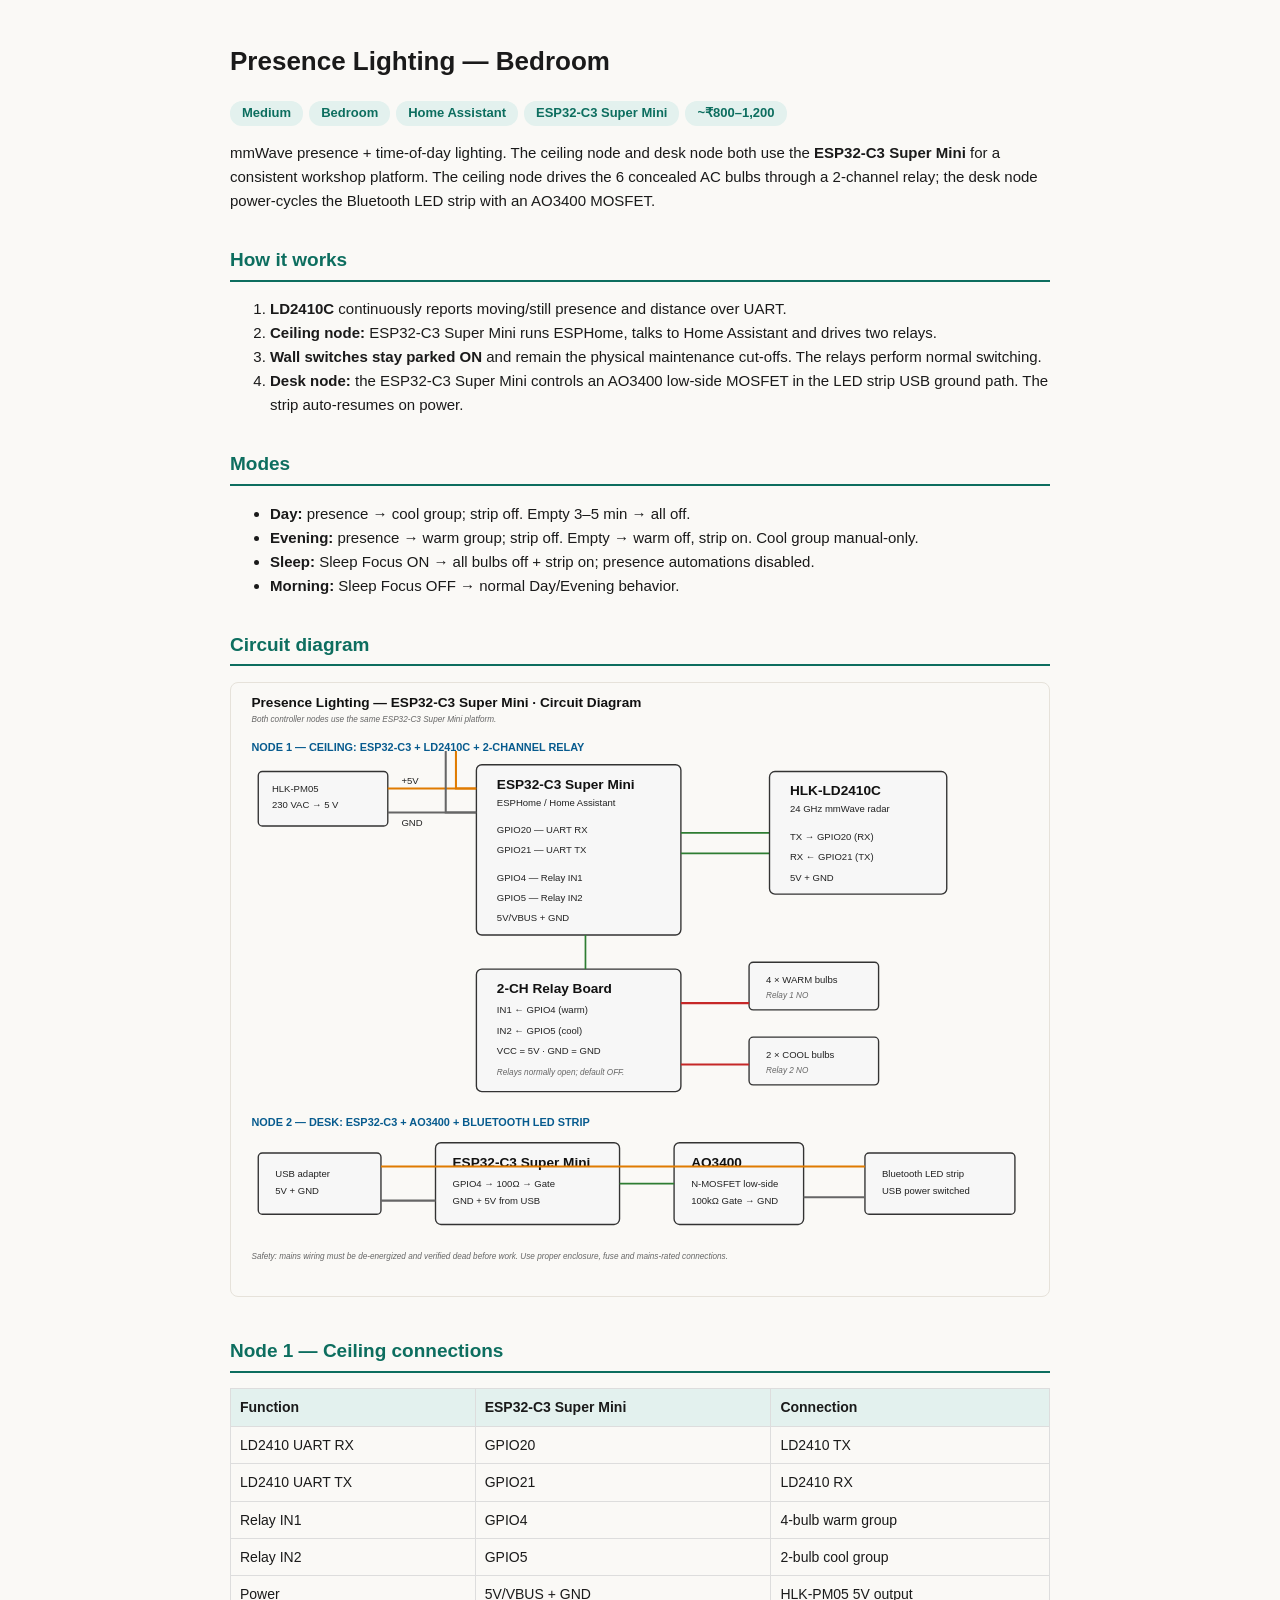
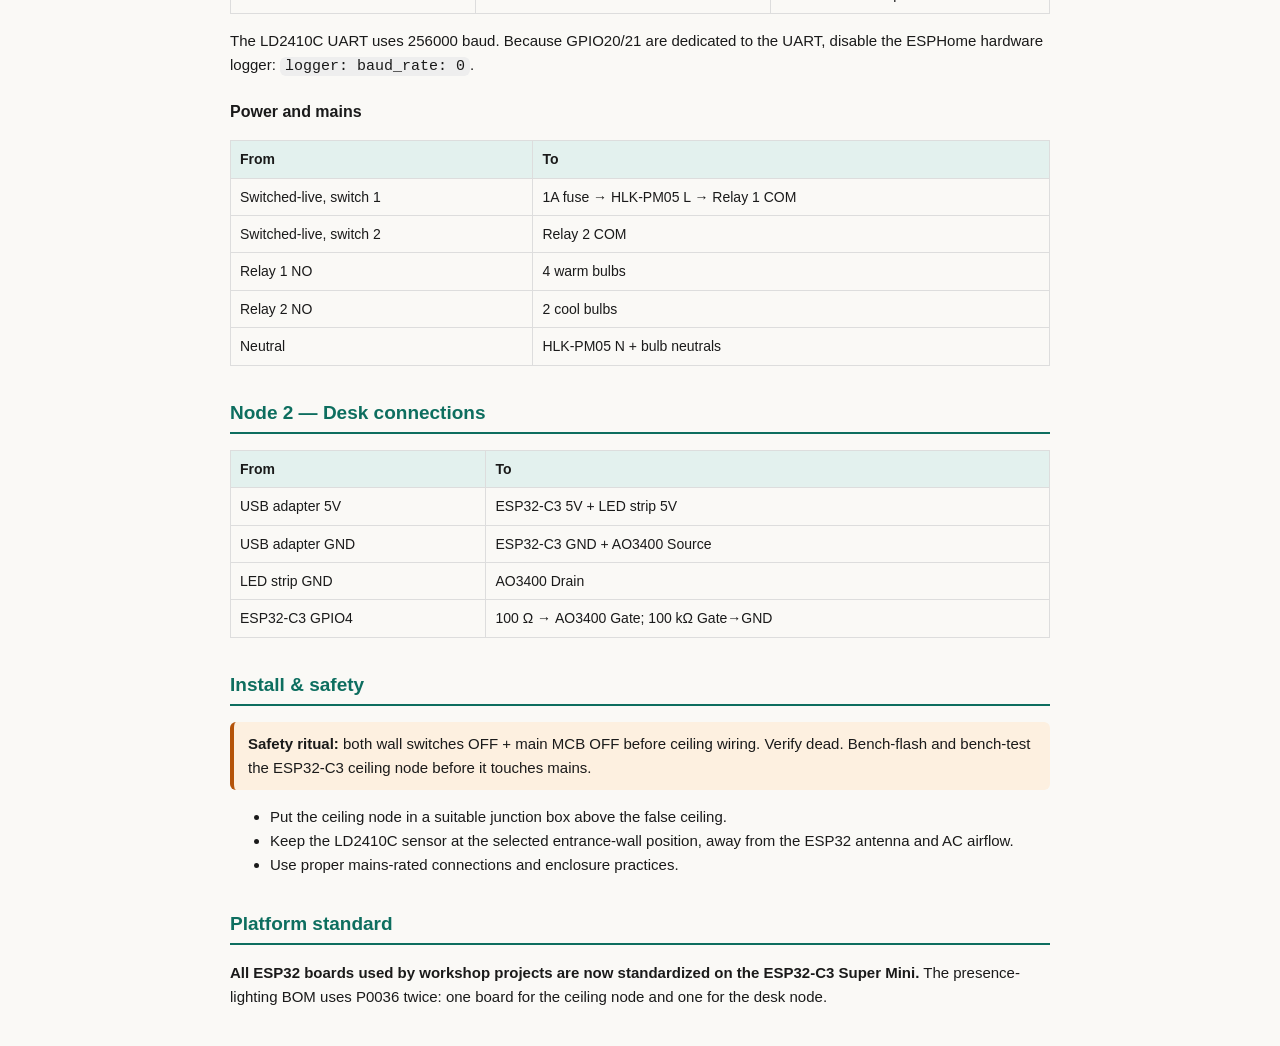
<file: projects/presence-lighting/project.html>
<!DOCTYPE html>
<html lang="en"><head><meta charset="UTF-8"><meta name="viewport" content="width=device-width,initial-scale=1"><title>Presence Lighting — Build Guide</title><style>
body{font:15px/1.6 -apple-system,BlinkMacSystemFont,"Segoe UI",sans-serif;color:#1a1a1a;background:#faf9f6;max-width:820px;margin:0 auto;padding:24px}h1{font-size:26px}h2{font-size:19px;margin-top:32px;border-bottom:2px solid #0d6e5f;padding-bottom:4px;color:#0d6e5f}h3{font-size:16px;margin-top:20px}code,pre{background:#eee;border-radius:6px}code{padding:1px 5px}pre{padding:14px;overflow:auto;border:1px solid #ddd}table{border-collapse:collapse;width:100%;margin:12px 0;font-size:14px}th,td{border:1px solid #ddd;padding:7px 9px;text-align:left}th{background:#e3f1ee}.pill{display:inline-block;background:#e3f1ee;color:#0d6e5f;border-radius:12px;padding:2px 12px;font-size:13px;font-weight:600;margin-right:6px}.warn{background:#fdf0e0;border-left:4px solid #b45309;padding:10px 14px;border-radius:6px;margin:14px 0}img{max-width:100%;height:auto;border:1px solid #e6e2da;border-radius:8px}
</style></head><body>
<h1>Presence Lighting — Bedroom</h1>
<p><span class="pill">Medium</span><span class="pill">Bedroom</span><span class="pill">Home Assistant</span><span class="pill">ESP32-C3 Super Mini</span><span class="pill">~₹800–1,200</span></p>
<p>mmWave presence + time-of-day lighting. The ceiling node and desk node both use the <strong>ESP32-C3 Super Mini</strong> for a consistent workshop platform. The ceiling node drives the 6 concealed AC bulbs through a 2-channel relay; the desk node power-cycles the Bluetooth LED strip with an AO3400 MOSFET.</p>

<h2>How it works</h2><ol>
<li><b>LD2410C</b> continuously reports moving/still presence and distance over UART.</li>
<li><b>Ceiling node:</b> ESP32-C3 Super Mini runs ESPHome, talks to Home Assistant and drives two relays.</li>
<li><b>Wall switches stay parked ON</b> and remain the physical maintenance cut-offs. The relays perform normal switching.</li>
<li><b>Desk node:</b> the ESP32-C3 Super Mini controls an AO3400 low-side MOSFET in the LED strip USB ground path. The strip auto-resumes on power.</li>
</ol>

<h2>Modes</h2><ul><li><b>Day:</b> presence → cool group; strip off. Empty 3–5 min → all off.</li><li><b>Evening:</b> presence → warm group; strip off. Empty → warm off, strip on. Cool group manual-only.</li><li><b>Sleep:</b> Sleep Focus ON → all bulbs off + strip on; presence automations disabled.</li><li><b>Morning:</b> Sleep Focus OFF → normal Day/Evening behavior.</li></ul>

<h2>Circuit diagram</h2><img src="circuit-diagram.svg" alt="Presence lighting circuit diagram">

<h2>Node 1 — Ceiling connections</h2>
<table><tr><th>Function</th><th>ESP32-C3 Super Mini</th><th>Connection</th></tr><tr><td>LD2410 UART RX</td><td>GPIO20</td><td>LD2410 TX</td></tr><tr><td>LD2410 UART TX</td><td>GPIO21</td><td>LD2410 RX</td></tr><tr><td>Relay IN1</td><td>GPIO4</td><td>4-bulb warm group</td></tr><tr><td>Relay IN2</td><td>GPIO5</td><td>2-bulb cool group</td></tr><tr><td>Power</td><td>5V/VBUS + GND</td><td>HLK-PM05 5V output</td></tr></table>
<p>The LD2410C UART uses 256000 baud. Because GPIO20/21 are dedicated to the UART, disable the ESPHome hardware logger: <code>logger: baud_rate: 0</code>.</p>

<h3>Power and mains</h3><table><tr><th>From</th><th>To</th></tr><tr><td>Switched-live, switch 1</td><td>1A fuse → HLK-PM05 L → Relay 1 COM</td></tr><tr><td>Switched-live, switch 2</td><td>Relay 2 COM</td></tr><tr><td>Relay 1 NO</td><td>4 warm bulbs</td></tr><tr><td>Relay 2 NO</td><td>2 cool bulbs</td></tr><tr><td>Neutral</td><td>HLK-PM05 N + bulb neutrals</td></tr></table>

<h2>Node 2 — Desk connections</h2><table><tr><th>From</th><th>To</th></tr><tr><td>USB adapter 5V</td><td>ESP32-C3 5V + LED strip 5V</td></tr><tr><td>USB adapter GND</td><td>ESP32-C3 GND + AO3400 Source</td></tr><tr><td>LED strip GND</td><td>AO3400 Drain</td></tr><tr><td>ESP32-C3 GPIO4</td><td>100 Ω → AO3400 Gate; 100 kΩ Gate→GND</td></tr></table>

<h2>Install & safety</h2><div class="warn"><b>Safety ritual:</b> both wall switches OFF + main MCB OFF before ceiling wiring. Verify dead. Bench-flash and bench-test the ESP32-C3 ceiling node before it touches mains.</div><ul><li>Put the ceiling node in a suitable junction box above the false ceiling.</li><li>Keep the LD2410C sensor at the selected entrance-wall position, away from the ESP32 antenna and AC airflow.</li><li>Use proper mains-rated connections and enclosure practices.</li></ul>

<h2>Platform standard</h2><p><strong>All ESP32 boards used by workshop projects are now standardized on the ESP32-C3 Super Mini.</strong> The presence-lighting BOM uses P0036 twice: one board for the ceiling node and one for the desk node.</p>
</body></html>
</file>
<file: style.css>
/* ===== iOS / HIG design system ===== */
*{box-sizing:border-box;margin:0;padding:0;-webkit-tap-highlight-color:transparent}
:root{
 color-scheme:light dark;
 --font:-apple-system,BlinkMacSystemFont,"SF Pro Text","SF Pro Display","Segoe UI",Roboto,system-ui,sans-serif;
 --bg:#f2f2f7;--group:#fff;--card:#fff;--card2:#f2f2f7;
 --label:#1c1c1e;--label2:rgba(60,60,67,.6);--label3:rgba(60,60,67,.32);
 --sep:rgba(60,60,67,.16);--sep-strong:rgba(60,60,67,.28);
 --fill:rgba(118,118,128,.12);--fill2:rgba(118,118,128,.06);
 --tint:#007aff;--tint-ink:#0068e0;--tint-soft:rgba(0,122,255,.12);--on-tint:#fff;
 --red:#d70015;--orange:#c93400;--green:#248a3d;--blue:#0068e0;
 --orange-soft:rgba(201,52,0,.12);--green-soft:rgba(36,138,61,.12);
 --bar:rgba(249,249,251,.72);--shadow:0 1px 2px rgba(0,0,0,.05);
}
@media (prefers-color-scheme:dark){:root{
 --bg:#000;--group:#1c1c1e;--card:#1c1c1e;--card2:#2c2c2e;
 --label:#fff;--label2:rgba(235,235,245,.6);--label3:rgba(235,235,245,.3);
 --sep:rgba(84,84,88,.48);--sep-strong:rgba(84,84,88,.65);
 --fill:rgba(118,118,128,.24);--fill2:rgba(118,118,128,.16);
 --tint:#0a84ff;--tint-ink:#409cff;--tint-soft:rgba(10,132,255,.20);--on-tint:#fff;
 --red:#ff453a;--orange:#ff9f0a;--green:#30d158;--blue:#409cff;
 --orange-soft:rgba(255,159,10,.18);--green-soft:rgba(48,209,88,.18);
 --bar:rgba(30,30,32,.72);--shadow:0 1px 2px rgba(0,0,0,.4);
}}
html{-webkit-text-size-adjust:100%}
body{background:var(--bg);color:var(--label);font-family:var(--font);font-size:17px;line-height:1.4;letter-spacing:-.01em;
 -webkit-font-smoothing:antialiased;max-width:720px;margin:0 auto;padding:0;
 padding-bottom:calc(70px + env(safe-area-inset-bottom))}
.app{padding:calc(env(safe-area-inset-top)) 16px 0}
/* large-title header */
.topbar{display:flex;align-items:flex-start;justify-content:space-between;gap:10px;padding:14px 0 2px}
h1{font-size:34px;font-weight:700;letter-spacing:-.022em;line-height:1.04}
.sub{color:var(--label2);font-size:15px;margin-top:3px;letter-spacing:-.01em}
.navbtns{display:flex;gap:8px;align-items:center;padding-top:8px;flex:none}
.iconbtn{width:38px;height:38px;border-radius:50%;border:none;background:var(--fill);color:var(--tint);
 display:flex;align-items:center;justify-content:center;cursor:pointer;position:relative;transition:transform .12s,background .2s}
.iconbtn svg{width:20px;height:20px}
.iconbtn:active{background:var(--fill2);transform:scale(.9)}
.iconbtn:disabled{opacity:.35}
.iconbtn.cta{background:var(--tint);color:var(--on-tint)}
.iconbtn.cta:disabled{background:var(--fill);color:var(--label3)}
/* status line */
.statusline{display:flex;align-items:center;gap:8px;font-size:13px;color:var(--label2);margin:10px 0 2px;letter-spacing:-.005em}
.dot{width:8px;height:8px;border-radius:50%;display:inline-block;flex:none}
.dot.on{background:var(--green)}.dot.off{background:var(--red)}
.pill-dirty{margin-left:auto;background:var(--tint-soft);color:var(--tint-ink);border-radius:20px;padding:3px 11px;font-weight:600;font-size:12px}
/* stat tiles */
.stats{display:grid;grid-template-columns:repeat(4,1fr);gap:8px;margin:12px 0 4px}
.stat{background:var(--card);border-radius:14px;padding:11px 6px;text-align:center;box-shadow:var(--shadow)}
.stat b{display:block;font-size:20px;font-weight:700;letter-spacing:-.02em}
.stat span{font-size:11px;color:var(--label2);margin-top:1px;display:block;font-weight:500}
/* search + filter row */
.searchwrap{position:relative;margin:14px 0 10px}
.kindtoggle{display:flex;gap:2px;background:var(--fill);border-radius:11px;padding:3px;margin-top:12px}
.kbtn{flex:1;border:none;background:none;color:var(--label2);border-radius:8px;padding:8px 0;font-weight:600;font-size:14px;cursor:pointer;transition:background .15s,color .15s}
.kbtn.active{background:var(--card);color:var(--label);box-shadow:var(--shadow)}
.kbtn:active{opacity:.7}
.searchwrap .mag{position:absolute;left:11px;top:50%;transform:translateY(-50%);width:17px;height:17px;color:var(--label2);pointer-events:none}
#filter{width:100%;border:none;background:var(--fill);border-radius:11px;padding:10px 12px 10px 35px;font-size:17px;color:var(--label)}
#filter::placeholder{color:var(--label2)}#filter:focus{outline:none}
.filterrow{display:flex;gap:8px;align-items:center;margin-bottom:14px;flex-wrap:wrap}
#projFilterBtn{flex:1;min-width:130px;justify-content:space-between;text-align:left;font-weight:400;color:var(--label);padding:10px 12px}
#projFilterBtn .ic{width:14px;height:14px;flex:none;color:var(--label2)}
input,select,textarea,button{font:inherit}
input,select,textarea{border:none;background:var(--fill);border-radius:10px;padding:11px 12px;color:var(--label);font-size:17px}
input:focus,select:focus,textarea:focus{outline:2px solid var(--tint)}
/* buttons */
.btn{border:none;background:var(--fill);color:var(--tint);border-radius:10px;padding:9px 15px;cursor:pointer;font-weight:600;font-size:15px;display:inline-flex;align-items:center;justify-content:center;gap:6px;transition:transform .12s,opacity .2s}
.ic{width:20px;height:20px;flex:none}
.btn .ic{width:16px;height:16px}
.btn:active{transform:scale(.96);opacity:.8}
.btn.primary{background:var(--tint);color:var(--on-tint)}
.btn.small{padding:6px 12px;font-size:13px;border-radius:9px}
.btn:disabled{opacity:.4}
/* responsive inventory cards */
.card{background:var(--card);border-radius:28px;padding:24px;margin-bottom:14px;display:grid;grid-template-columns:96px minmax(0,1fr) max-content;gap:20px;align-items:start;box-shadow:var(--shadow)}
.thumb{width:96px;height:96px;border-radius:22px;background:var(--card2);display:flex;align-items:center;justify-content:center;overflow:hidden}
.thumb svg{width:72px;height:72px}.thumb img{width:100%;height:100%;object-fit:cover}
.caticon{display:inline-block;vertical-align:-2px;margin-left:6px;opacity:.5}.caticon svg{width:16px;height:16px}
.body{min-width:0}.name{font-weight:700;font-size:24px;line-height:1.15;letter-spacing:-.028em}
.pid{color:var(--label3);font-weight:500;font-size:18px;margin-left:8px;letter-spacing:-.01em}
.desc{color:var(--label2);font-size:16px;margin:5px 0 13px;line-height:1.35}
.chips{display:flex;gap:7px;flex-wrap:wrap;margin-bottom:14px}.chip{background:var(--fill);border-radius:9px;padding:5px 10px;font-size:13px;color:var(--label2);font-weight:600}
.chip.proj{background:var(--tint-soft);color:var(--tint-ink)}.chip.buy{background:var(--orange-soft);color:var(--orange);font-weight:700}.chip.ok{background:var(--green-soft);color:var(--green);font-weight:700}
.qtyrow{display:flex;gap:22px;align-items:center;flex-wrap:wrap;font-size:15px;color:var(--label2)}.qtyrow b{font-size:19px;color:var(--label);font-weight:700}
.src{color:var(--label2);font-size:14px;margin-top:9px}.src a{color:var(--blue);text-decoration:none;font-weight:600}
.card-controls{display:flex;flex-direction:column;gap:9px}.card-controls .price{display:none}
.acts{display:flex;flex-direction:column;gap:9px;margin:0;width:max-content}.acts .btn{min-height:46px;justify-content:center;border-radius:13px;font-size:16px;white-space:nowrap}
.acts .btn.small{padding:10px 13px;font-size:16px}.acts .btn.primary{font-weight:700}
.qtystep{display:flex;align-items:stretch;background:var(--fill);border-radius:13px;overflow:hidden;height:46px;width:0;min-width:100%;box-sizing:border-box}
.qs-btn{border:none;background:none;color:var(--tint);width:44px;flex:none;display:flex;align-items:center;justify-content:center;cursor:pointer}
.qs-btn svg{width:18px;height:18px}
.qs-input{border:none;background:none;text-align:center;flex:1 1 0;min-width:0;font-size:16px;font-weight:700;color:var(--label);-moz-appearance:textfield}
.qs-input::-webkit-outer-spin-button,.qs-input::-webkit-inner-spin-button{-webkit-appearance:none;margin:0}
.edit-ic{border:none;background:none;color:var(--label3);cursor:pointer;display:inline-flex;vertical-align:-3px;margin-left:6px;padding:2px}
.edit-ic svg{width:16px;height:16px}
.ai-inline{display:none;margin-top:12px;background:var(--card2);border-radius:12px;padding:11px 13px;font-size:14px;line-height:1.5;color:var(--label)}.ai-inline.show{display:block}.ai-inline b{color:var(--tint-ink)}
@media (max-width:600px){.card{grid-template-columns:72px minmax(0,1fr);gap:13px;padding:16px;border-radius:22px}.thumb{width:72px;height:72px;border-radius:18px}.thumb svg{width:54px;height:54px}.name{font-size:19px;line-height:1.18}.pid{display:block;margin:2px 0 0;font-size:13px}.desc{font-size:14px;margin:5px 0 10px}.chips{margin-bottom:10px;gap:6px}.chip{font-size:12px;padding:4px 8px}.qtyrow{gap:14px;font-size:14px}.qtyrow b{font-size:17px}.src{font-size:13px;margin-top:7px}.card-controls{grid-column:1 / -1;flex-direction:row;align-items:stretch}
.acts{display:flex;flex-direction:row;flex:1;gap:8px;width:auto}
.acts .btn{width:auto;flex:none;min-height:44px;font-size:15px}
.acts .btn[data-act="add"]{flex:1}
.qtystep{flex:1;height:44px;width:auto;min-width:0}
.acts .btn.small{padding:9px 10px;font-size:15px}
.acts .btn[data-act="alt"]{width:44px;flex:none;padding:0}
.acts .btn[data-act="alt"] .label{display:none}
.price{display:none}}
.section-total{background:var(--tint-soft);color:var(--tint-ink);border-radius:14px;padding:12px 16px;font-weight:600;font-size:15px;display:flex;justify-content:space-between;margin-bottom:14px;flex-wrap:wrap;gap:6px}
.ai-inline{display:none;margin-top:10px;background:var(--card2);border-radius:12px;padding:11px 13px;font-size:14px;line-height:1.5;color:var(--label)}
.ai-inline.show{display:block}
.ai-inline b{color:var(--tint-ink)}
/* project card */
.projcard{background:var(--card);border-radius:16px;padding:16px;margin-bottom:14px;box-shadow:var(--shadow)}
.projcard h3{font-size:20px;font-weight:700;letter-spacing:-.02em;display:flex;align-items:center;gap:10px;flex-wrap:wrap;justify-content:space-between}
.stsel{border:none;border-radius:20px;padding:5px 13px;font-size:13px;font-weight:600;-webkit-appearance:none;appearance:none;text-align:center;cursor:pointer}
.st-Idea{background:var(--fill);color:var(--label2)}.st-Planned{background:var(--tint-soft);color:var(--tint-ink)}
.st-InProgress{background:var(--orange-soft);color:var(--orange)}.st-Completed{background:var(--green-soft);color:var(--green)}
.st-Cancelled{background:var(--fill);color:var(--label3)}
.bar{height:8px;background:var(--fill);border-radius:4px;margin:12px 0;overflow:hidden}.bar i{display:block;height:100%;background:var(--tint);border-radius:4px;transition:width .4s}
.ptable{width:100%;border-collapse:collapse;font-size:13px;margin-top:12px}
.ptable th,.ptable td{border-bottom:.5px solid var(--sep);padding:8px 6px;text-align:left}
.ptable tr:last-child td{border-bottom:none}
.ptable th{color:var(--label2);font-weight:600;font-size:12px}
.ptable td.n{text-align:right;white-space:nowrap}
.hdr-note{color:var(--orange);text-transform:none;letter-spacing:0;font-weight:600}
.toolscroll{display:flex;gap:10px;overflow-x:auto;padding:2px 2px 6px;margin:10px -2px 0;-webkit-overflow-scrolling:touch;scrollbar-width:none}
.toolscroll::-webkit-scrollbar{display:none}
.toolchip{flex:0 0 auto;width:104px;background:var(--card2);border-radius:16px;padding:12px 10px;display:flex;flex-direction:column;align-items:center;gap:6px;text-align:center;cursor:pointer;transition:transform .12s}
.toolchip:active{transform:scale(.96)}
.toolchip-ic{width:44px;height:44px;display:flex;align-items:center;justify-content:center}
.toolchip-ic svg{width:100%;height:100%}
.toolchip-name{font-size:12px;font-weight:600;line-height:1.25;color:var(--label)}
.toolchip-status{font-size:11px;font-weight:600;color:var(--label2)}
.toolchip.have .toolchip-status{color:var(--green)}
.toolchip.need .toolchip-status{color:var(--orange)}
.checkrow{display:flex;align-items:center;gap:8px;font-size:15px;color:var(--label);cursor:pointer}
.checkrow input{width:18px;height:18px;padding:0}
.dlg label.checkrow{display:flex;margin:0}
.safety{background:var(--orange-soft);border-radius:12px;padding:11px 14px;font-size:13px;margin-top:12px;color:var(--label)}
.safety li{margin-left:18px;margin-top:3px}
/* dialog = iOS sheet */
dialog{border:none;border-radius:20px;padding:0;max-width:440px;width:92vw;background:var(--group);color:var(--label);box-shadow:0 20px 60px rgba(0,0,0,.3);margin:auto}
dialog::backdrop{background:rgba(0,0,0,.4);backdrop-filter:blur(3px);-webkit-backdrop-filter:blur(3px)}
.dlg{padding:20px}.dlg h3{margin-bottom:12px;font-size:20px;font-weight:700}
.dlg label{display:block;font-size:13px;font-weight:600;color:var(--label2);margin:12px 0 4px}
.dlg input,.dlg select,.dlg textarea{width:100%}
.dlg .row2{display:flex;gap:10px}.dlg .row2>div{flex:1}
.dlg .foot{display:flex;justify-content:space-between;align-items:center;margin-top:18px;gap:8px}
.dlg .note{font-size:12px;color:var(--label2);margin-top:8px;line-height:1.45}
.empty{text-align:center;color:var(--label2);padding:56px 20px;font-size:15px}
.spin{display:inline-block;width:15px;height:15px;border:2px solid currentColor;border-top-color:transparent;border-radius:50%;animation:sp .7s linear infinite;vertical-align:-2px}
@keyframes sp{to{transform:rotate(360deg)}}
.toast{position:fixed;bottom:calc(84px + env(safe-area-inset-bottom));left:50%;transform:translateX(-50%) translateY(10px);background:rgba(40,40,42,.92);color:#fff;padding:11px 20px;border-radius:22px;font-size:14px;font-weight:500;z-index:99;opacity:0;transition:opacity .3s,transform .3s;pointer-events:none;backdrop-filter:blur(20px);-webkit-backdrop-filter:blur(20px);max-width:88vw;text-align:center}
.toast.show{opacity:1;transform:translateX(-50%) translateY(0)}
/* iOS bottom tab bar */
.tabbar{position:fixed;left:0;right:0;bottom:0;z-index:50;display:flex;justify-content:center;gap:4px;
 padding:7px 8px calc(6px + env(safe-area-inset-bottom));
 background:var(--bar);backdrop-filter:saturate(180%) blur(22px);-webkit-backdrop-filter:saturate(180%) blur(22px);
 border-top:.5px solid var(--sep-strong)}
.tab{flex:1;max-width:130px;border:none;background:none;display:flex;flex-direction:column;align-items:center;gap:2px;
 padding:3px 0;color:var(--label2);font-size:10px;font-weight:500;cursor:pointer;position:relative;transition:color .15s}
.tab svg{width:26px;height:26px}
.tab.active{color:var(--tint)}
.tab:active{opacity:.6}
.tab .cnt{position:absolute;top:-3px;left:calc(50% + 7px);background:var(--red);color:#fff;border-radius:10px;
 min-width:17px;height:17px;padding:0 4px;font-size:10px;font-weight:700;display:flex;align-items:center;justify-content:center;box-shadow:0 0 0 2px var(--bar)}
.tab .cnt:empty{display:none}
#cInv,#cProj,#cAll{display:none}
/* thumbnail + category icon color */
.thumb{color:var(--tint)}.caticon{color:var(--label3)}
/* projects list cards */
.pcard{display:flex;align-items:center;gap:12px;width:100%;text-align:left;background:var(--card);border:none;border-radius:16px;padding:14px;margin-bottom:12px;box-shadow:var(--shadow);cursor:pointer;color:var(--label);font:inherit;transition:transform .12s}
.pcard:active{transform:scale(.985)}
.pcard-icon{width:44px;height:44px;border-radius:12px;background:var(--tint-soft);color:var(--tint);display:flex;align-items:center;justify-content:center;flex:none}
.pcard-icon .ic{width:22px;height:22px}
.pcard-icon.lg{width:56px;height:56px;border-radius:15px}.pcard-icon.lg .ic{width:28px;height:28px}
.pcard-body{flex:1;min-width:0}
.pcard-top{display:flex;align-items:center;gap:8px;justify-content:space-between}
.pcard-name{font-weight:600;font-size:16px;letter-spacing:-.015em}
.pcard-meta{color:var(--label2);font-size:13px;margin:2px 0 8px}
.pcard-foot{display:flex;justify-content:space-between;font-size:12px;color:var(--label2);margin-top:6px}
.pcard-chev{color:var(--label3);flex:none;display:flex}.pcard-chev .ic{width:20px;height:20px}
.stpill{border-radius:20px;padding:3px 11px;font-size:12px;font-weight:600;white-space:nowrap}
/* project detail page */
.backbtn{display:inline-flex;align-items:center;gap:1px;background:none;border:none;color:var(--tint);font-size:16px;font-weight:500;cursor:pointer;padding:6px 0;margin-bottom:4px}
.backbtn .ic{width:22px;height:22px}
.detail-hero{display:flex;align-items:center;gap:14px;margin:4px 0 8px}
.detail-title{font-size:24px;font-weight:700;letter-spacing:-.02em;line-height:1.1}
.detail-meta{color:var(--label2);font-size:14px;margin-top:4px}
.detail-status{display:flex;align-items:center;justify-content:space-between;background:var(--card);border-radius:14px;padding:12px 16px;box-shadow:var(--shadow);margin:12px 0}
.detail-status .lbl{font-weight:500}
.section{background:var(--card);border-radius:16px;padding:14px 16px;margin-bottom:12px;box-shadow:var(--shadow)}
.section-h{font-size:12px;font-weight:600;text-transform:uppercase;letter-spacing:.05em;color:var(--label2);margin-bottom:8px}
.section-p{font-size:15px;line-height:1.5;color:var(--label)}
.section.warn{background:var(--orange-soft)}.section.warn .section-h{color:var(--orange)}
.safety-list{margin:0;padding-left:18px}.safety-list li{margin:5px 0;font-size:14px;line-height:1.4;color:var(--label)}
.diagram{width:100%;height:auto;border-radius:10px;background:#fff;padding:10px;margin-top:2px;cursor:zoom-in}
/* fullscreen pinch-zoom diagram viewer */
.zoomer{position:fixed;inset:0;z-index:200;background:rgba(0,0,0,.94);display:none;touch-action:none;overflow:hidden;overscroll-behavior:contain}
.zoomer.open{display:block}
.zoomer img{position:absolute;left:0;top:0;transform-origin:0 0;max-width:none;background:#fff;border-radius:6px;
 user-select:none;-webkit-user-select:none;-webkit-user-drag:none;pointer-events:none}
.zoomer-close{position:absolute;top:calc(10px + env(safe-area-inset-top));right:12px;z-index:2;width:38px;height:38px;border-radius:50%;
 border:none;background:rgba(118,118,128,.35);color:#fff;display:flex;align-items:center;justify-content:center;cursor:pointer;backdrop-filter:blur(10px);-webkit-backdrop-filter:blur(10px)}
.zoomer-close svg{width:20px;height:20px}
.zoomer-hint{position:absolute;bottom:calc(16px + env(safe-area-inset-bottom));left:50%;transform:translateX(-50%);z-index:2;
 color:rgba(255,255,255,.65);font-size:12px;background:rgba(40,40,42,.7);padding:6px 14px;border-radius:16px;pointer-events:none;white-space:nowrap}
/* setup tab form */
.setform label{display:block;font-size:13px;font-weight:600;color:var(--label2);margin:12px 0 4px}
.setform input{width:100%}
.setform .note{font-size:12px;color:var(--label2);margin-top:8px;line-height:1.45}
.actions-sec{display:flex;flex-direction:column;gap:10px;background:none;box-shadow:none;padding:0;margin-top:4px}
.btn.block{display:flex;width:100%;justify-content:center;padding:13px;font-size:16px;border-radius:13px}
</file>
